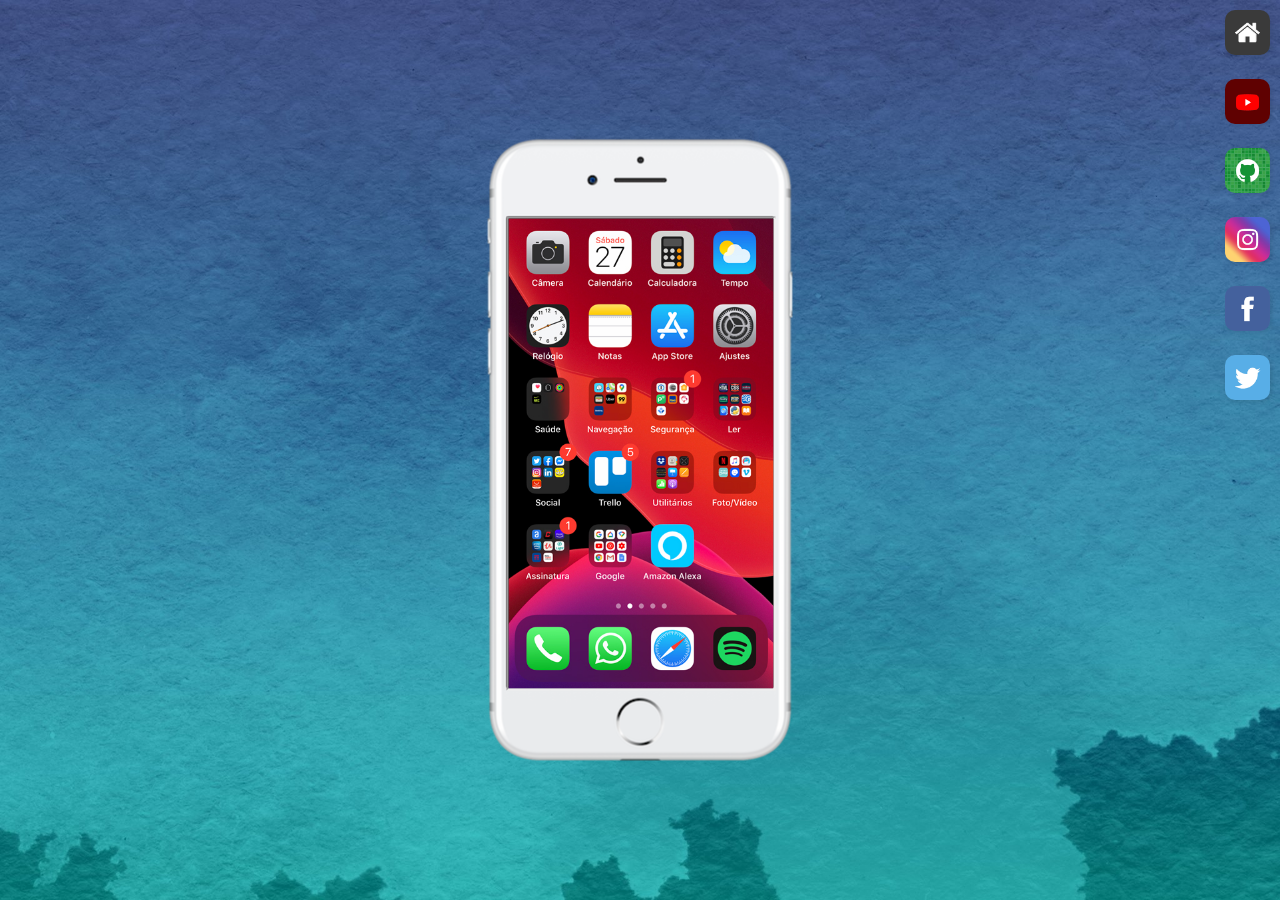
<file: index.html>
<!DOCTYPE html>
<html lang="pt-br">
<head>
    <meta charset="UTF-8">
    <meta http-equiv="X-UA-Compatible" content="IE=edge">
    <meta name="viewport" content="width=device-width, initial-scale=1.0">
    <title>Projeto Redes Sociais</title>
    <link rel="shortcut icon" href="favicon.ico" type="image/x-icon">
    <link rel="stylesheet" href="style/style.css">
</head>
<body>
    <main>
        <section id="telefone">
            <iframe src="./home.html" name="tela" id="tela">
                Seu navegador não é compativel com isso.
            </iframe>
        </section>
        <section id="redes-sociais">
            <a href="home.html" target="tela"><img src="imagens/logo-home.jpg" alt="Home"></a><br>
            <a href="youtube.html" target="tela"><img src="imagens/logo-youtube.jpg" alt="Youtube"></a><br>
            <a href="github.html" target="tela"><img src="imagens/logo-github.jpg" alt="Github"></a><br>
            <a href="instagram.html" target="tela"><img src="imagens/logo-instagram.jpg" alt="Instagram"></a><br>
            <a href="facebook.html" target="tela"><img src="imagens/logo-facebook.jpg" alt="Facebook"></a><br>
            <a href="twitter.html" target="tela"><img src="imagens/logo-twitter.jpg" alt="Twiter"></a>
        </section>
    </main>
</body>
</html>
</file>
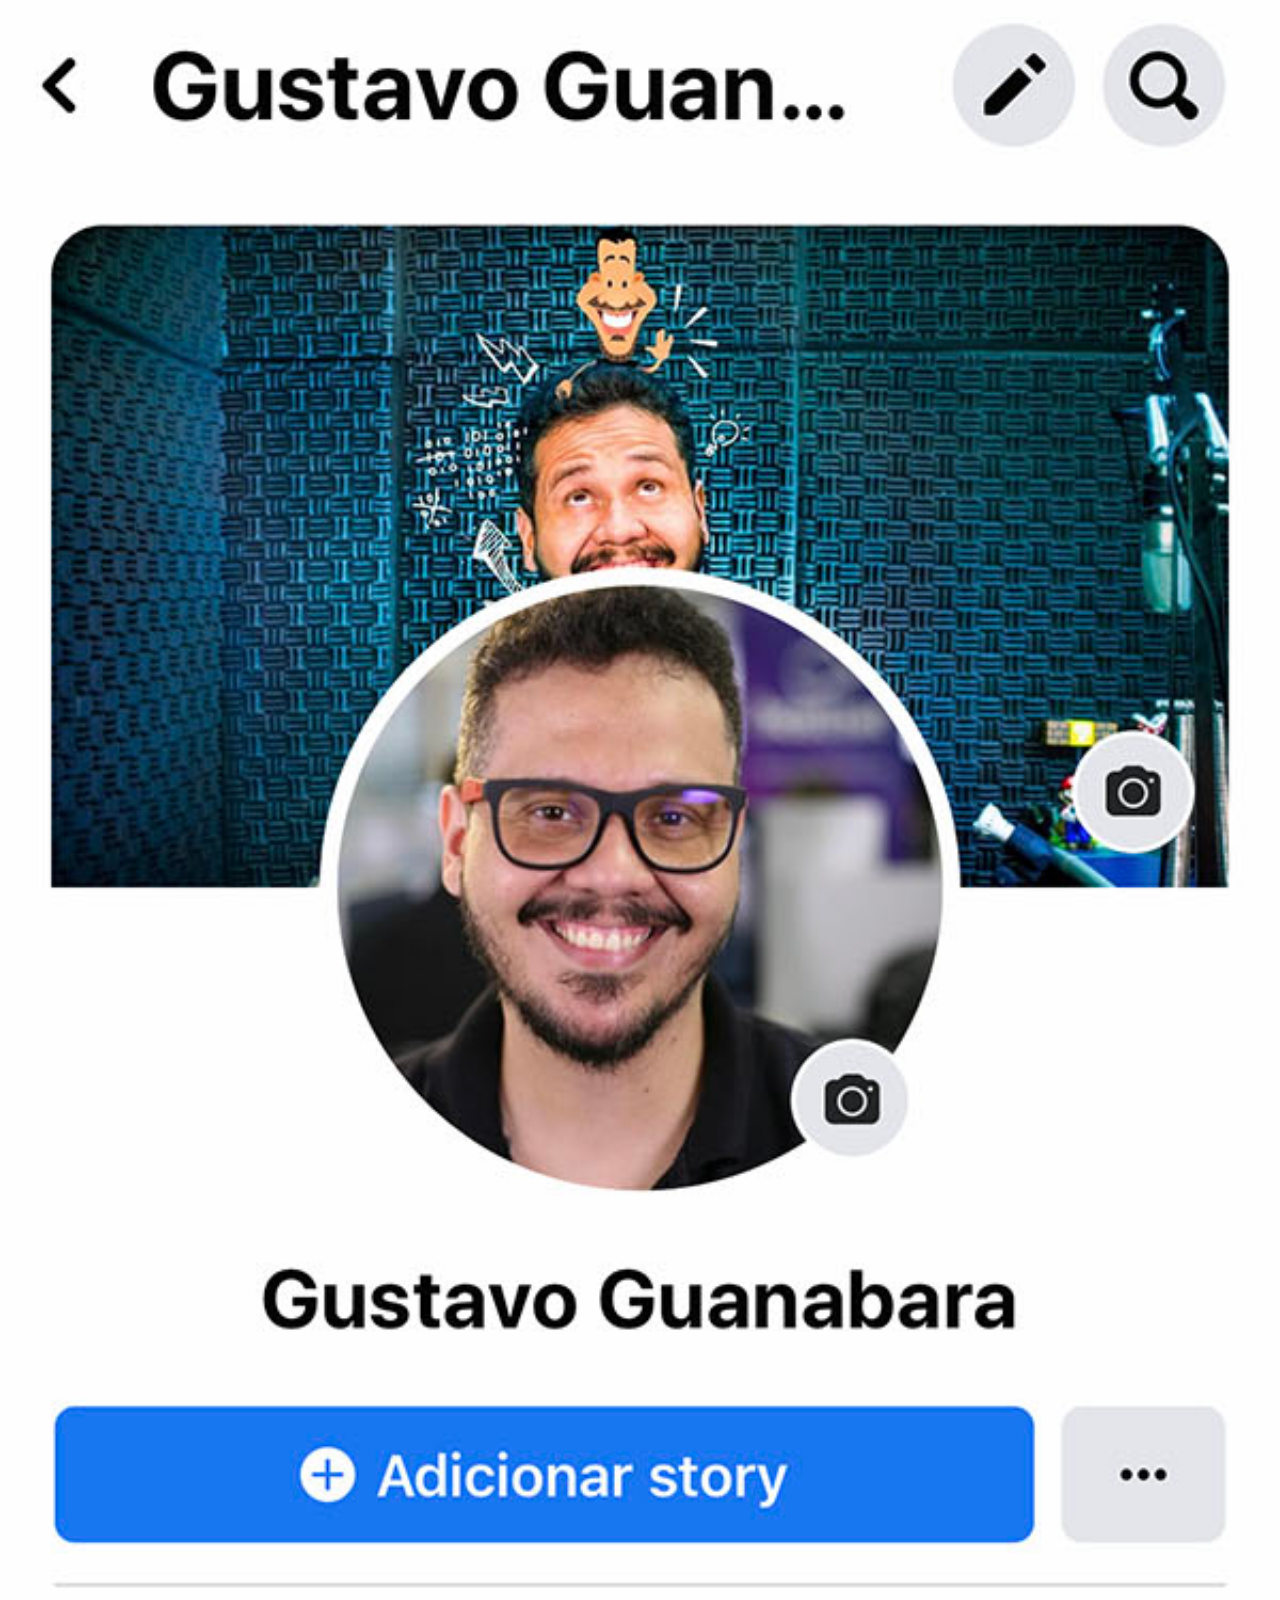
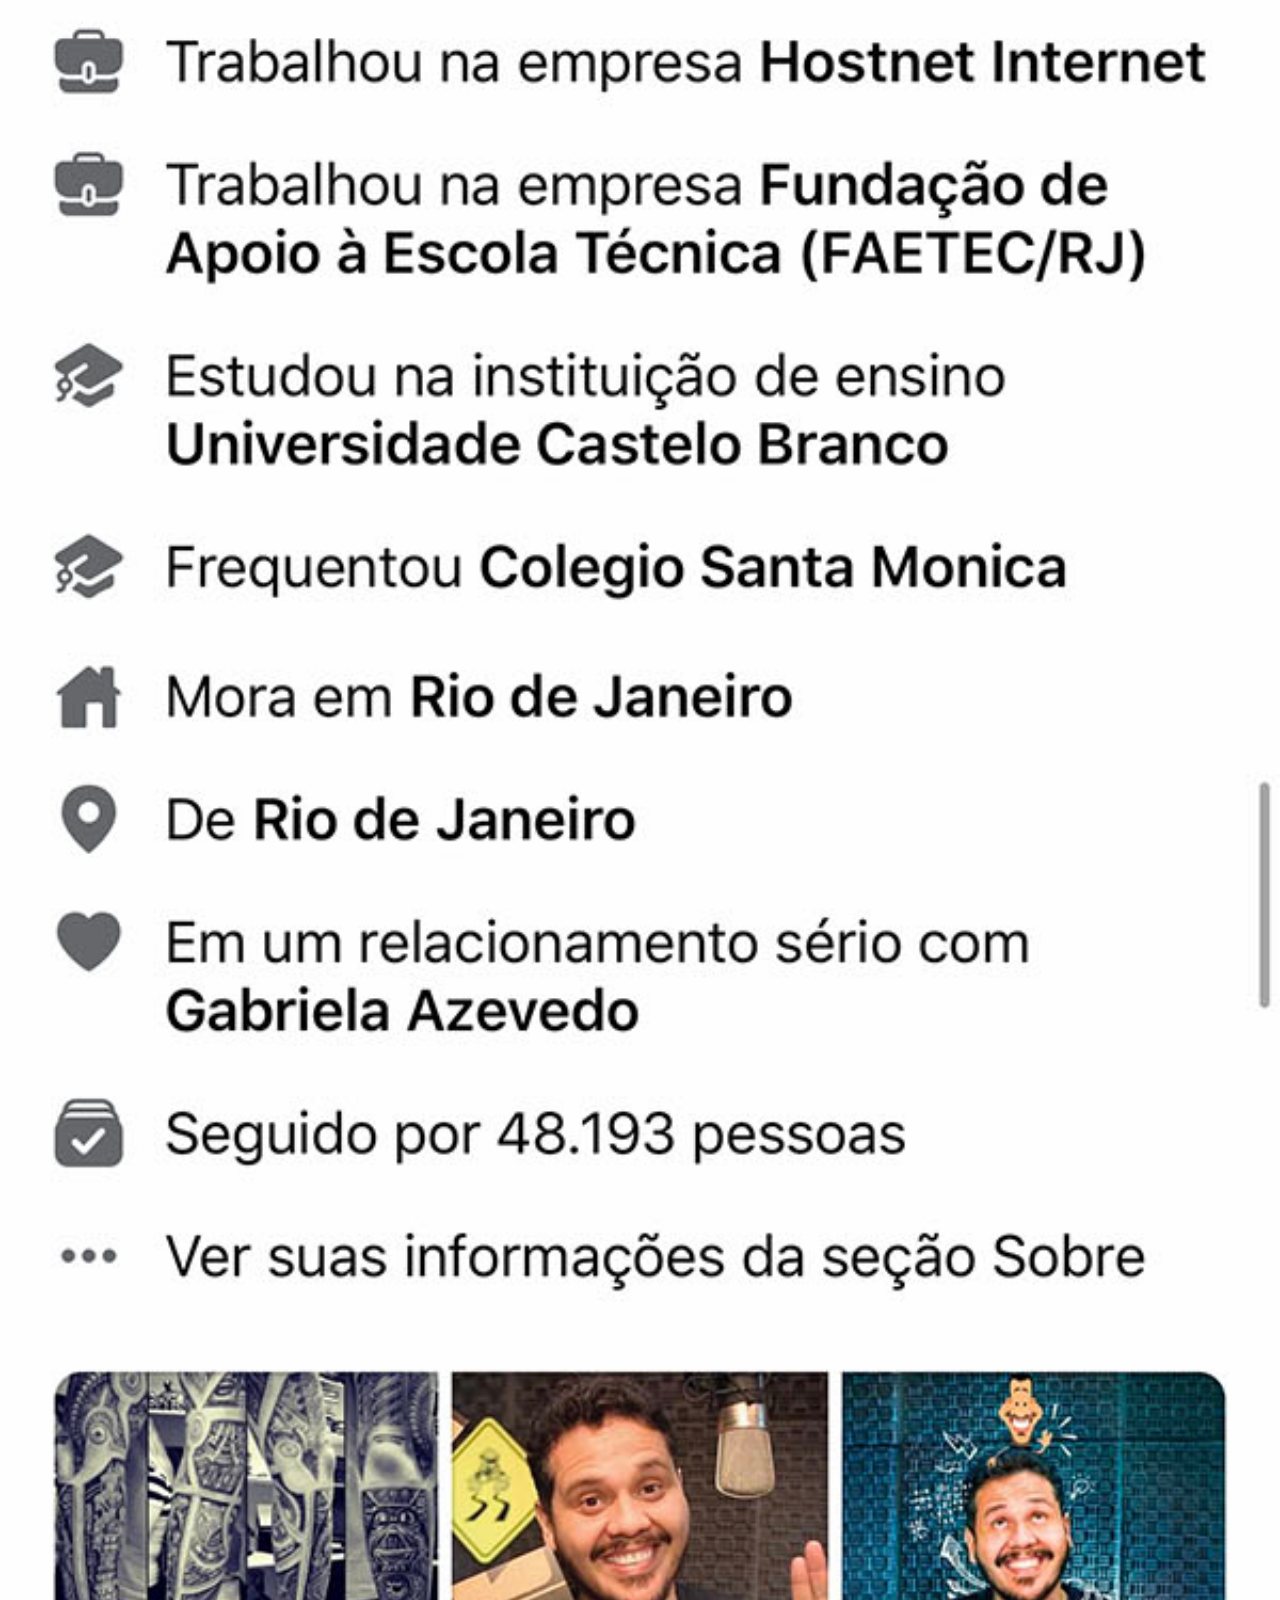
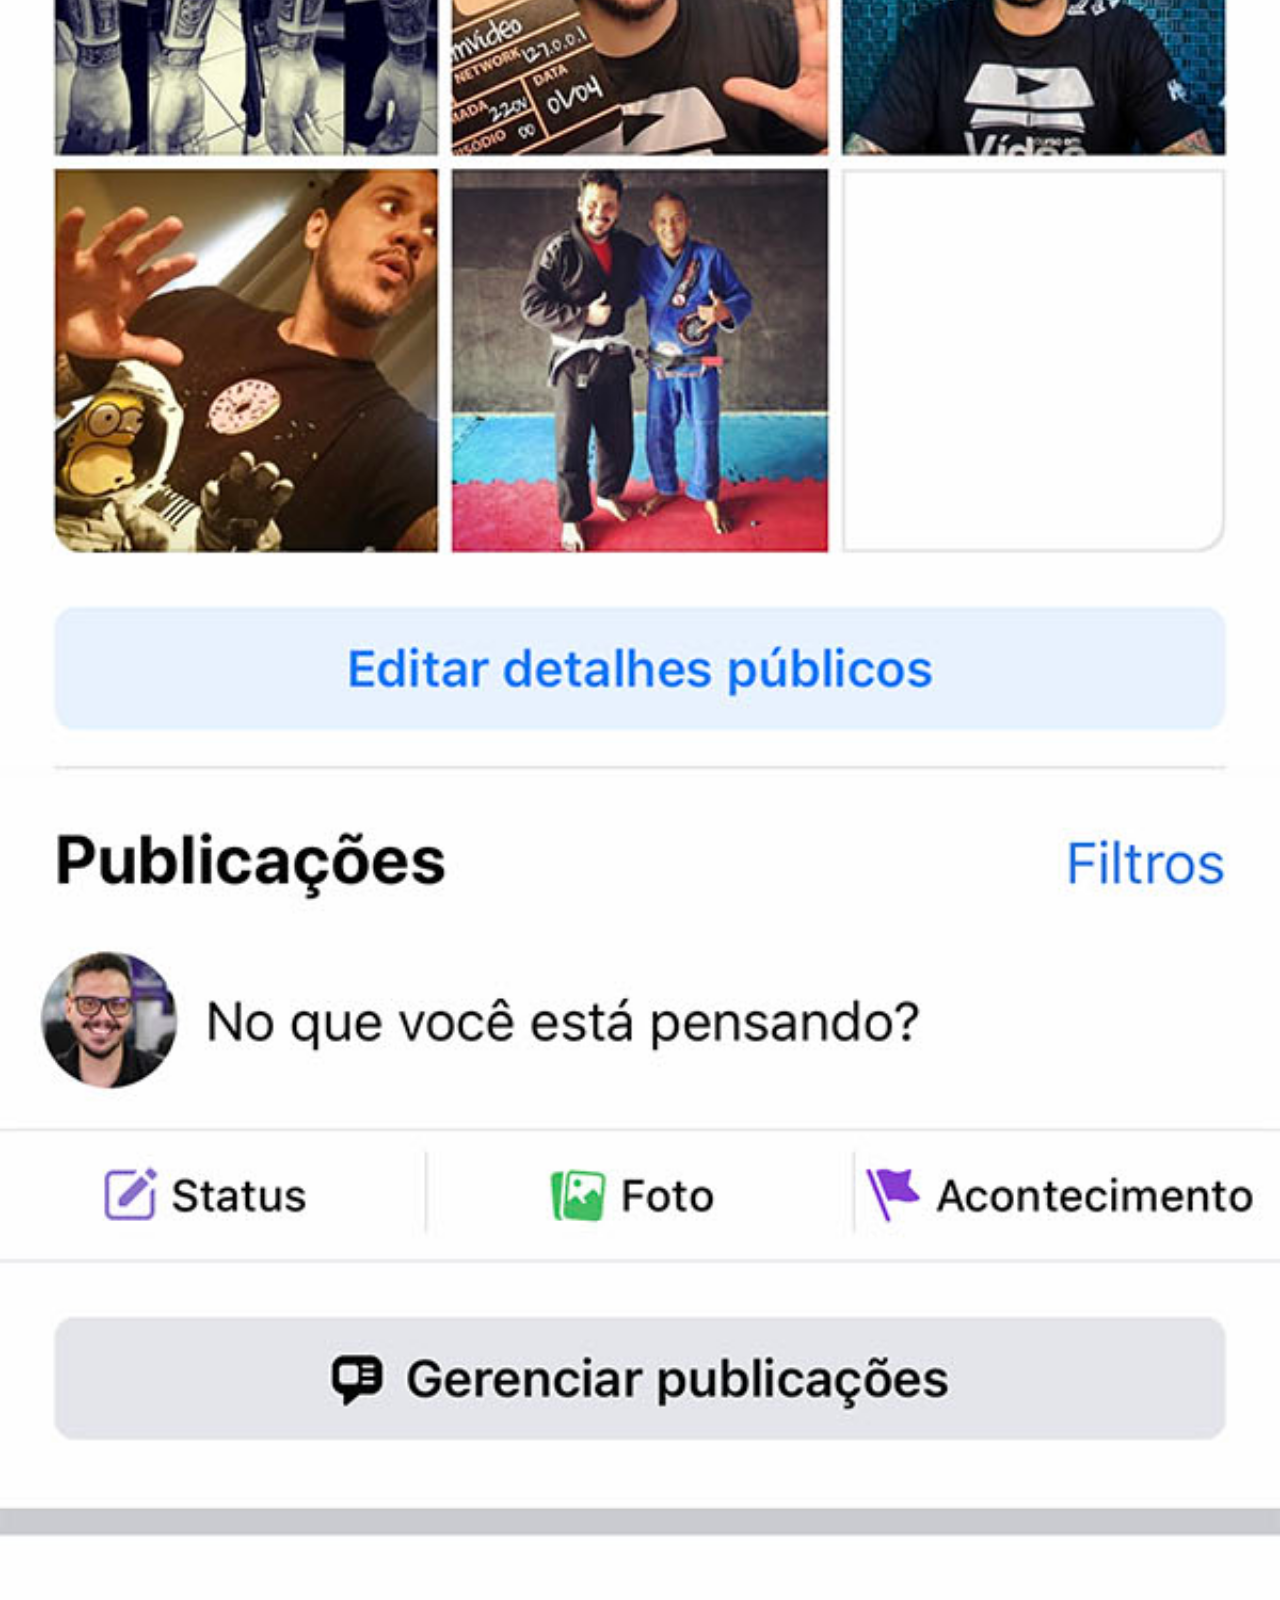
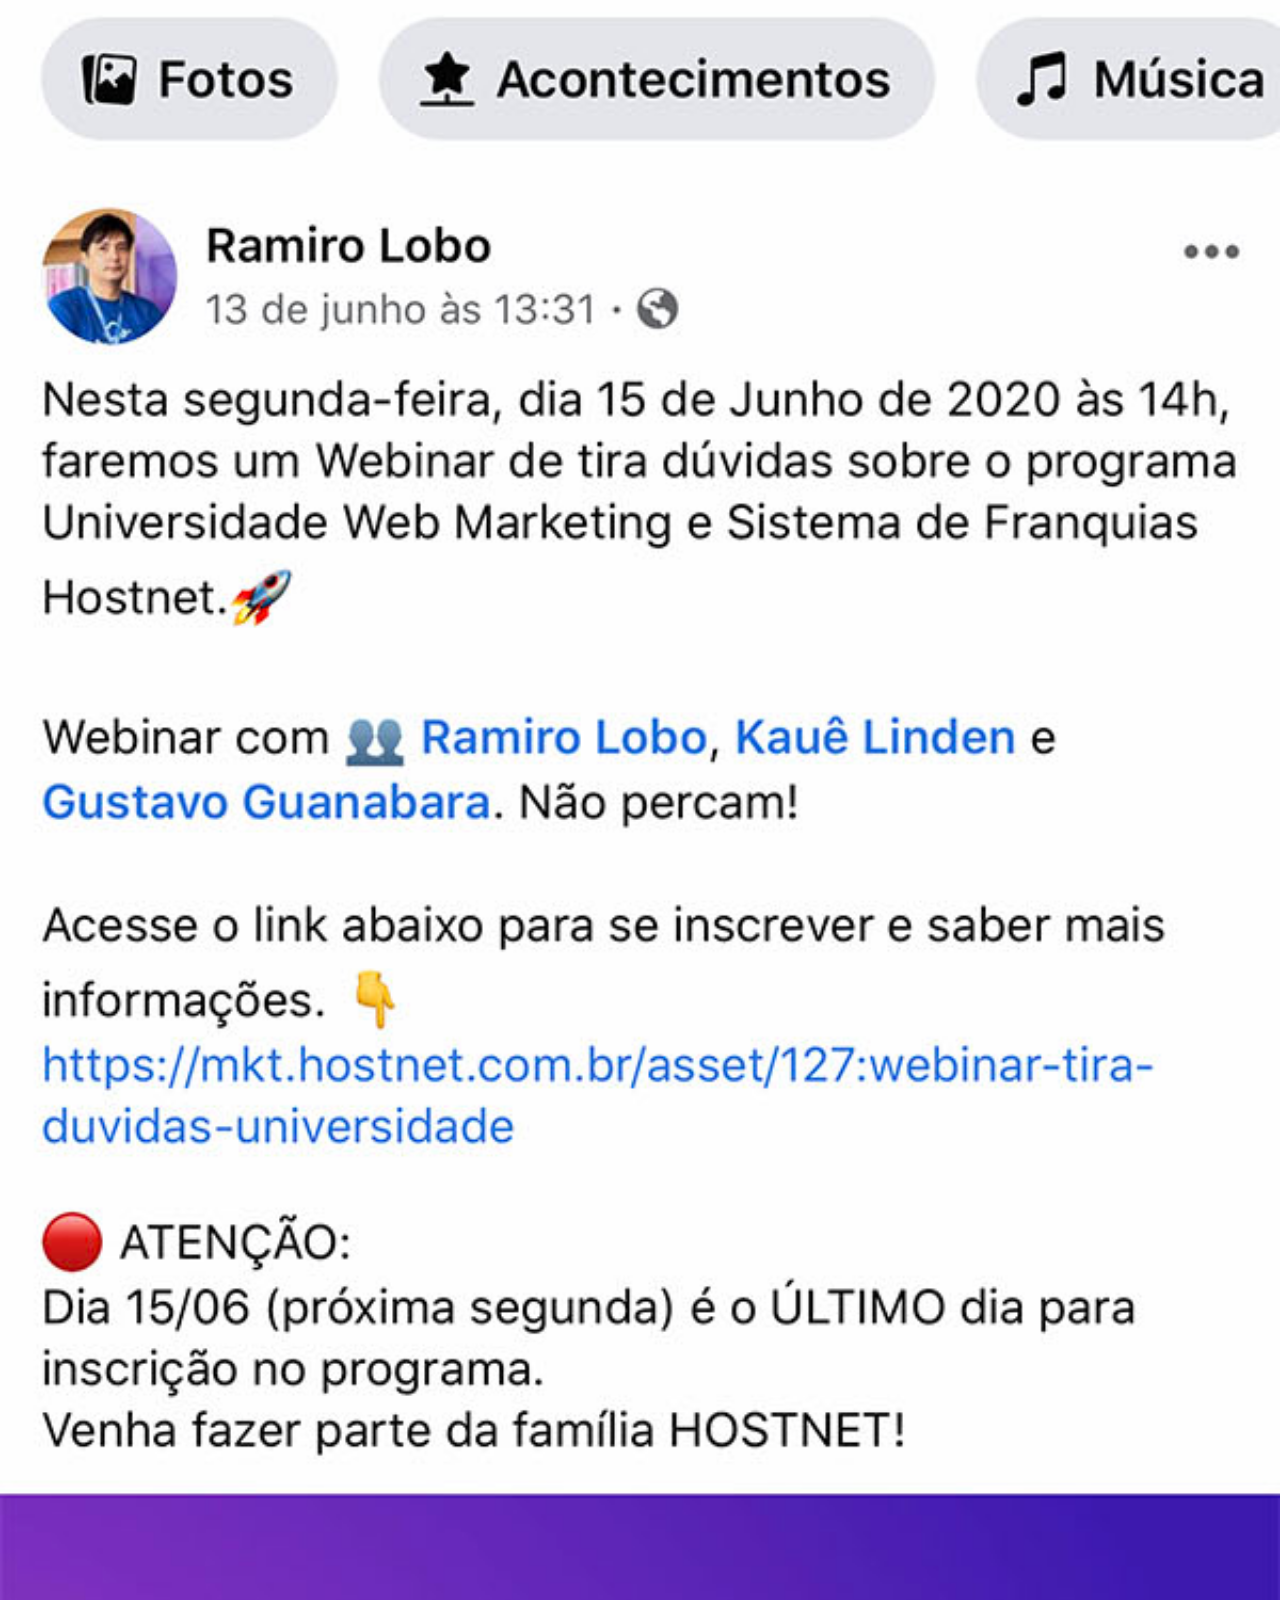
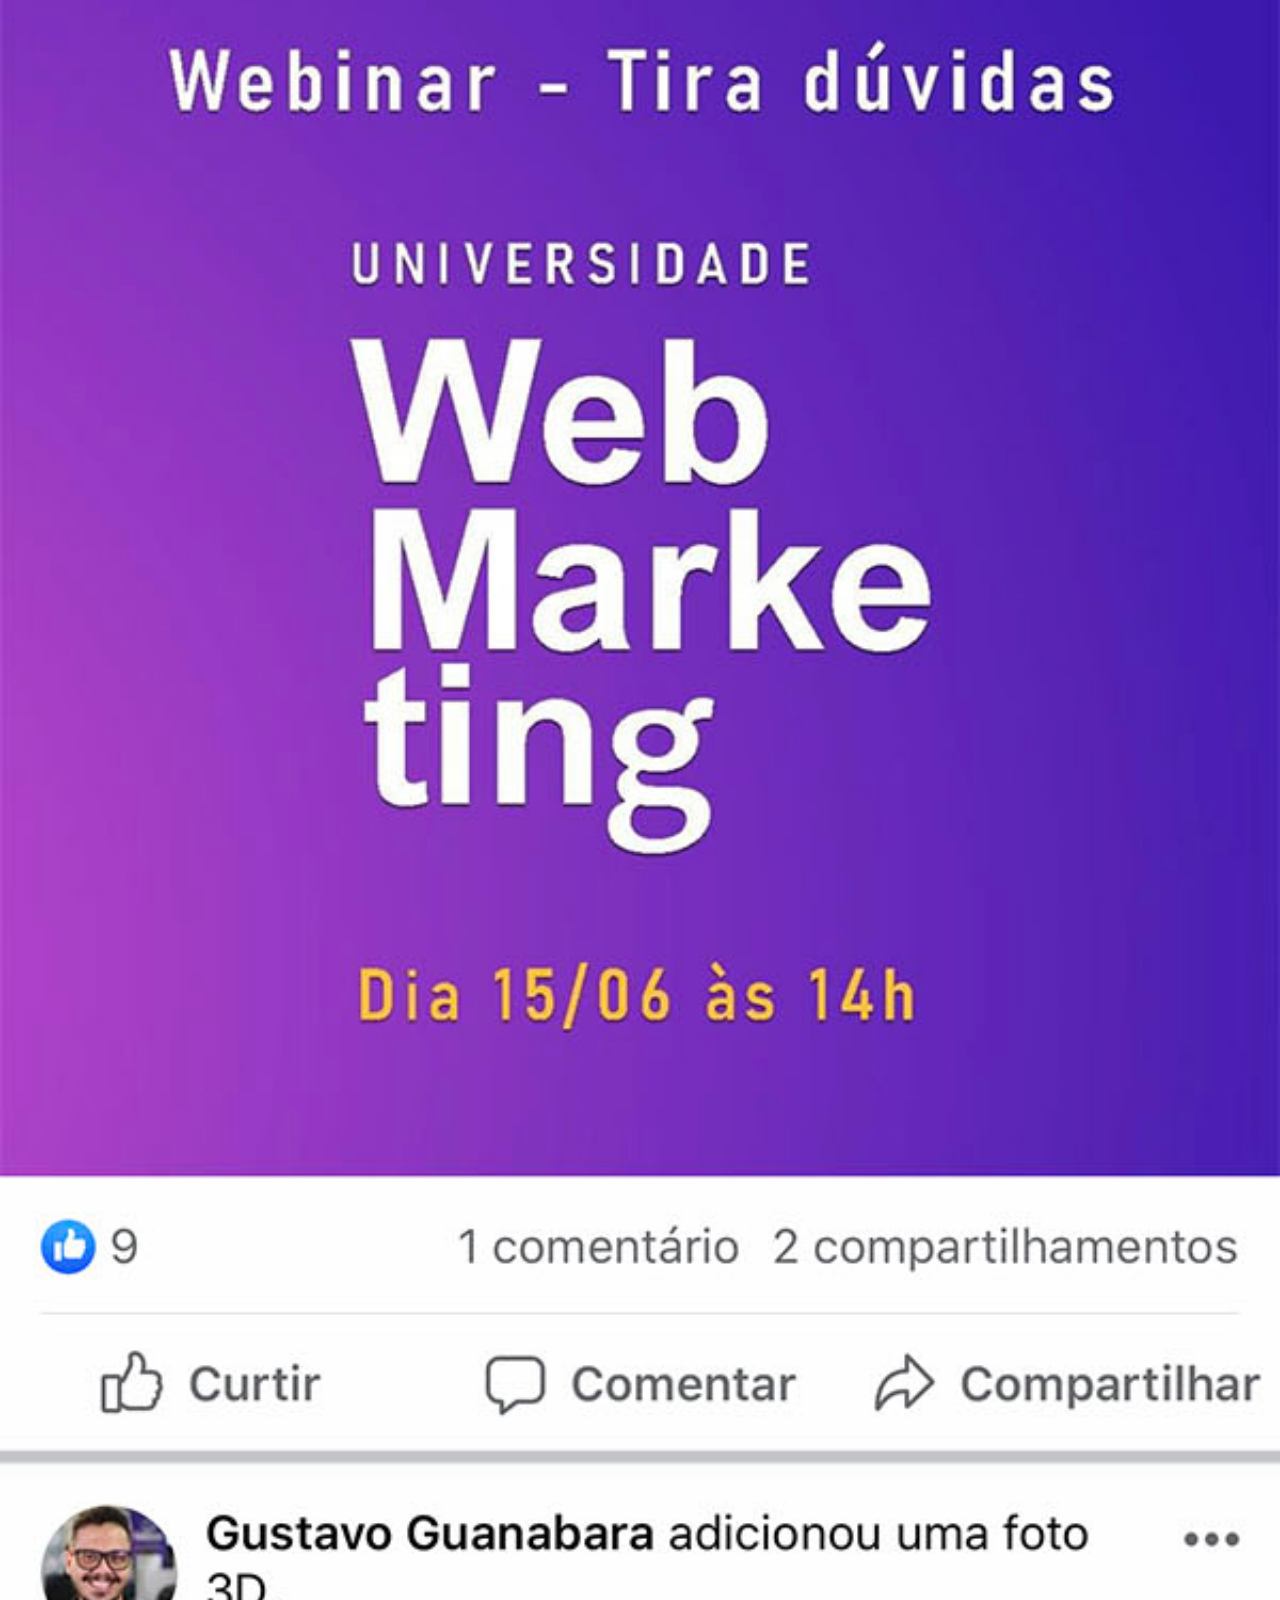
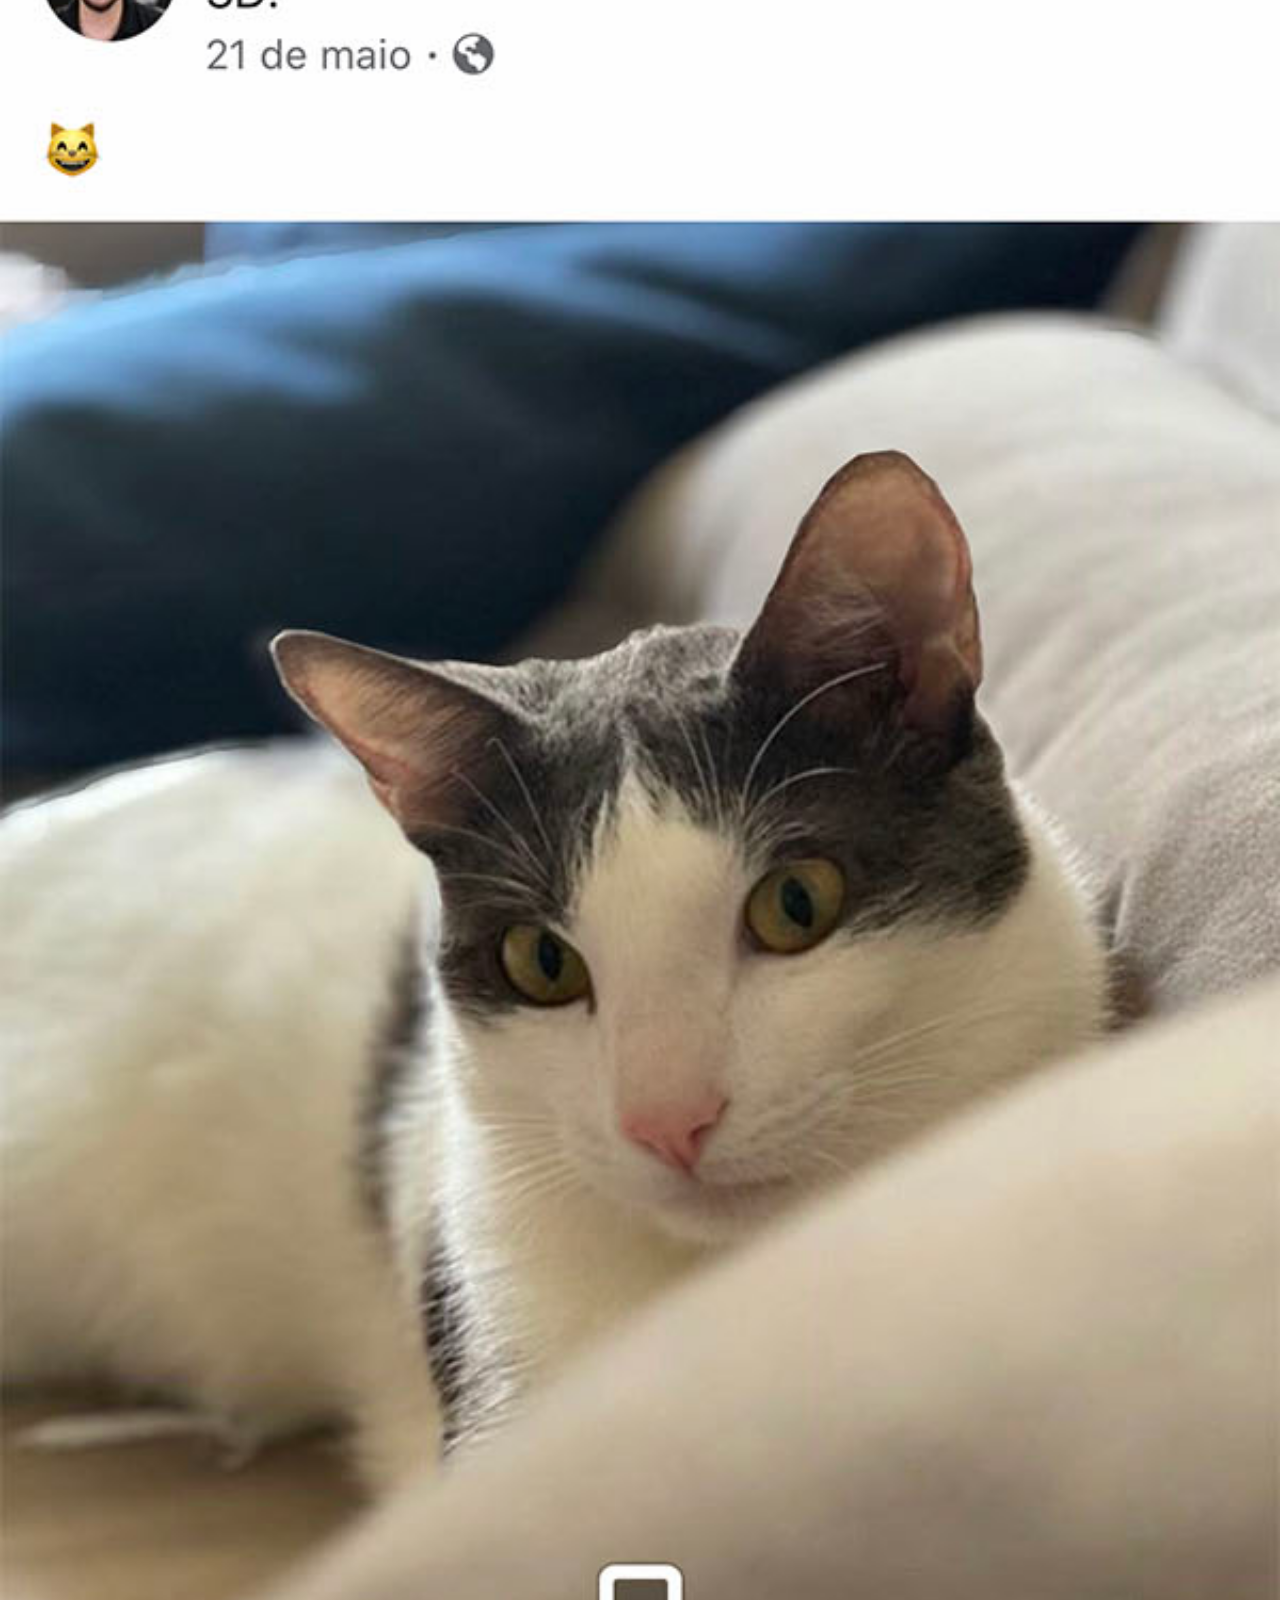
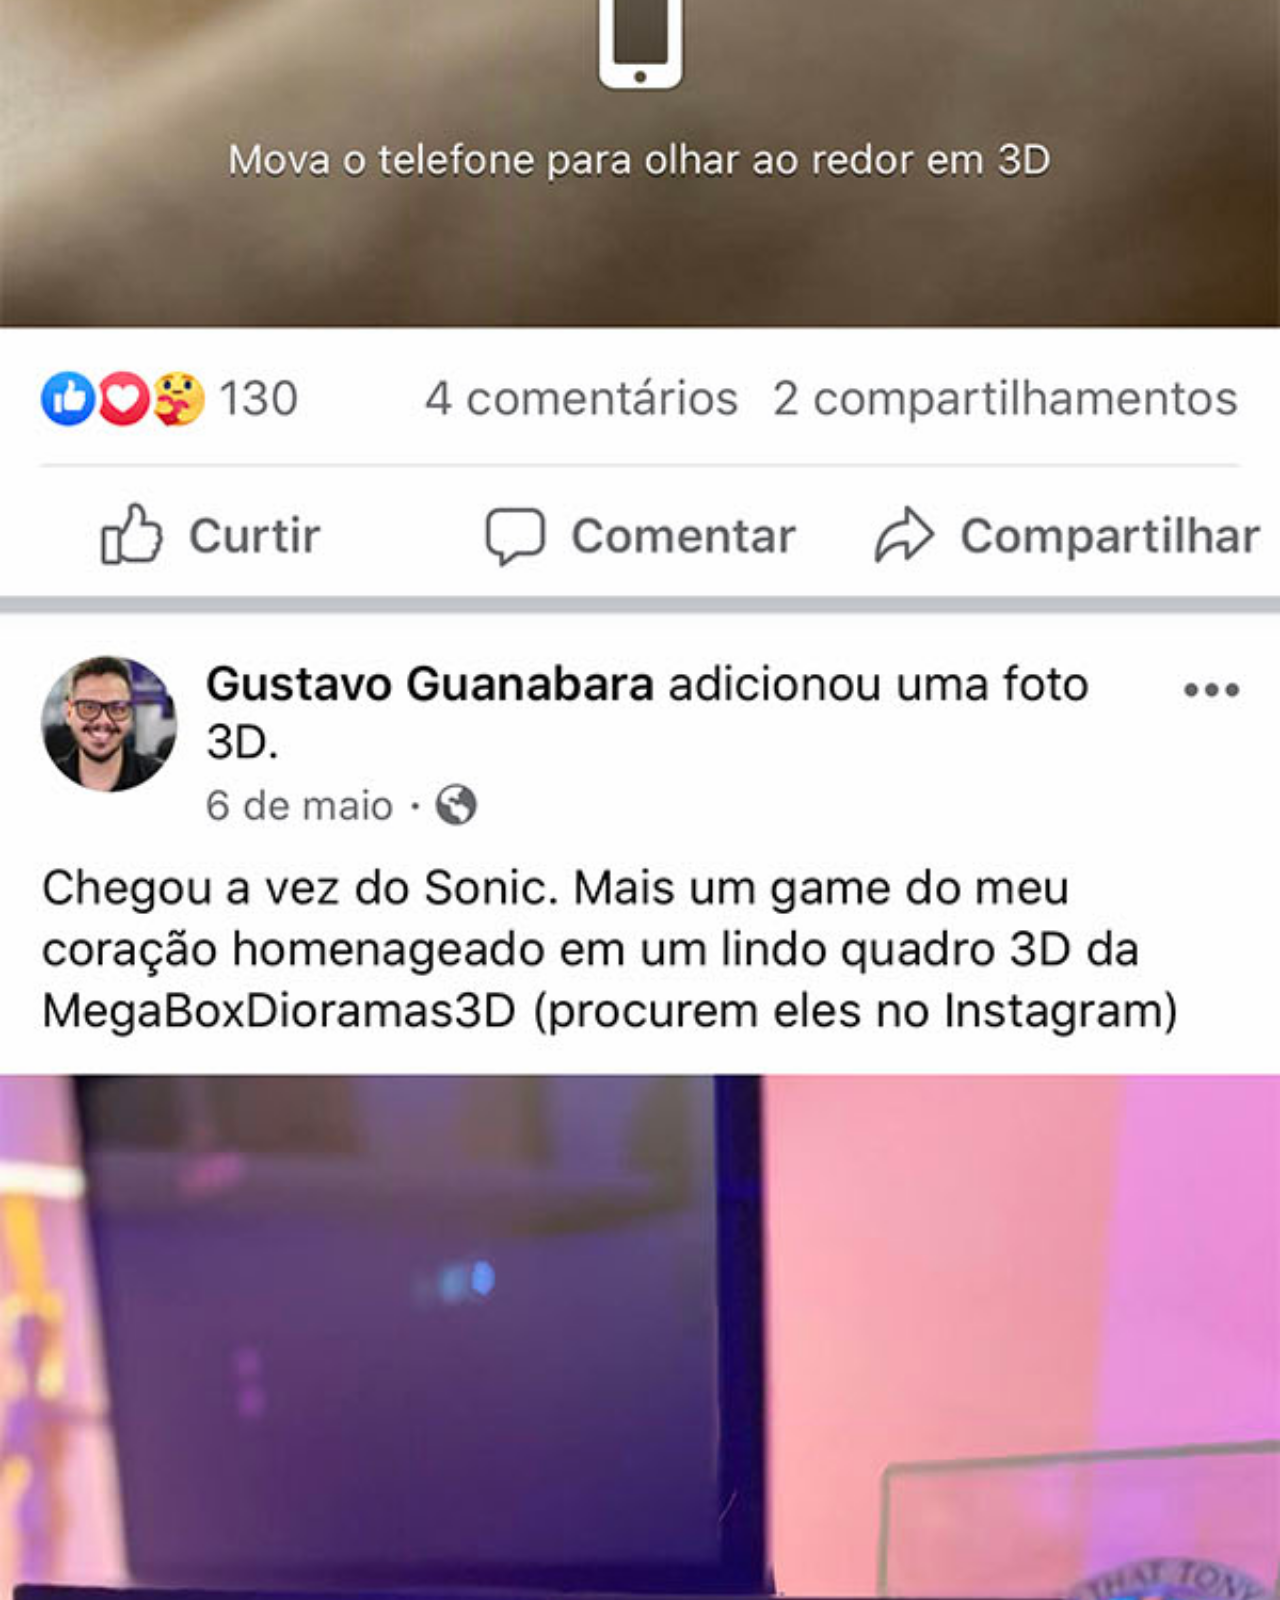
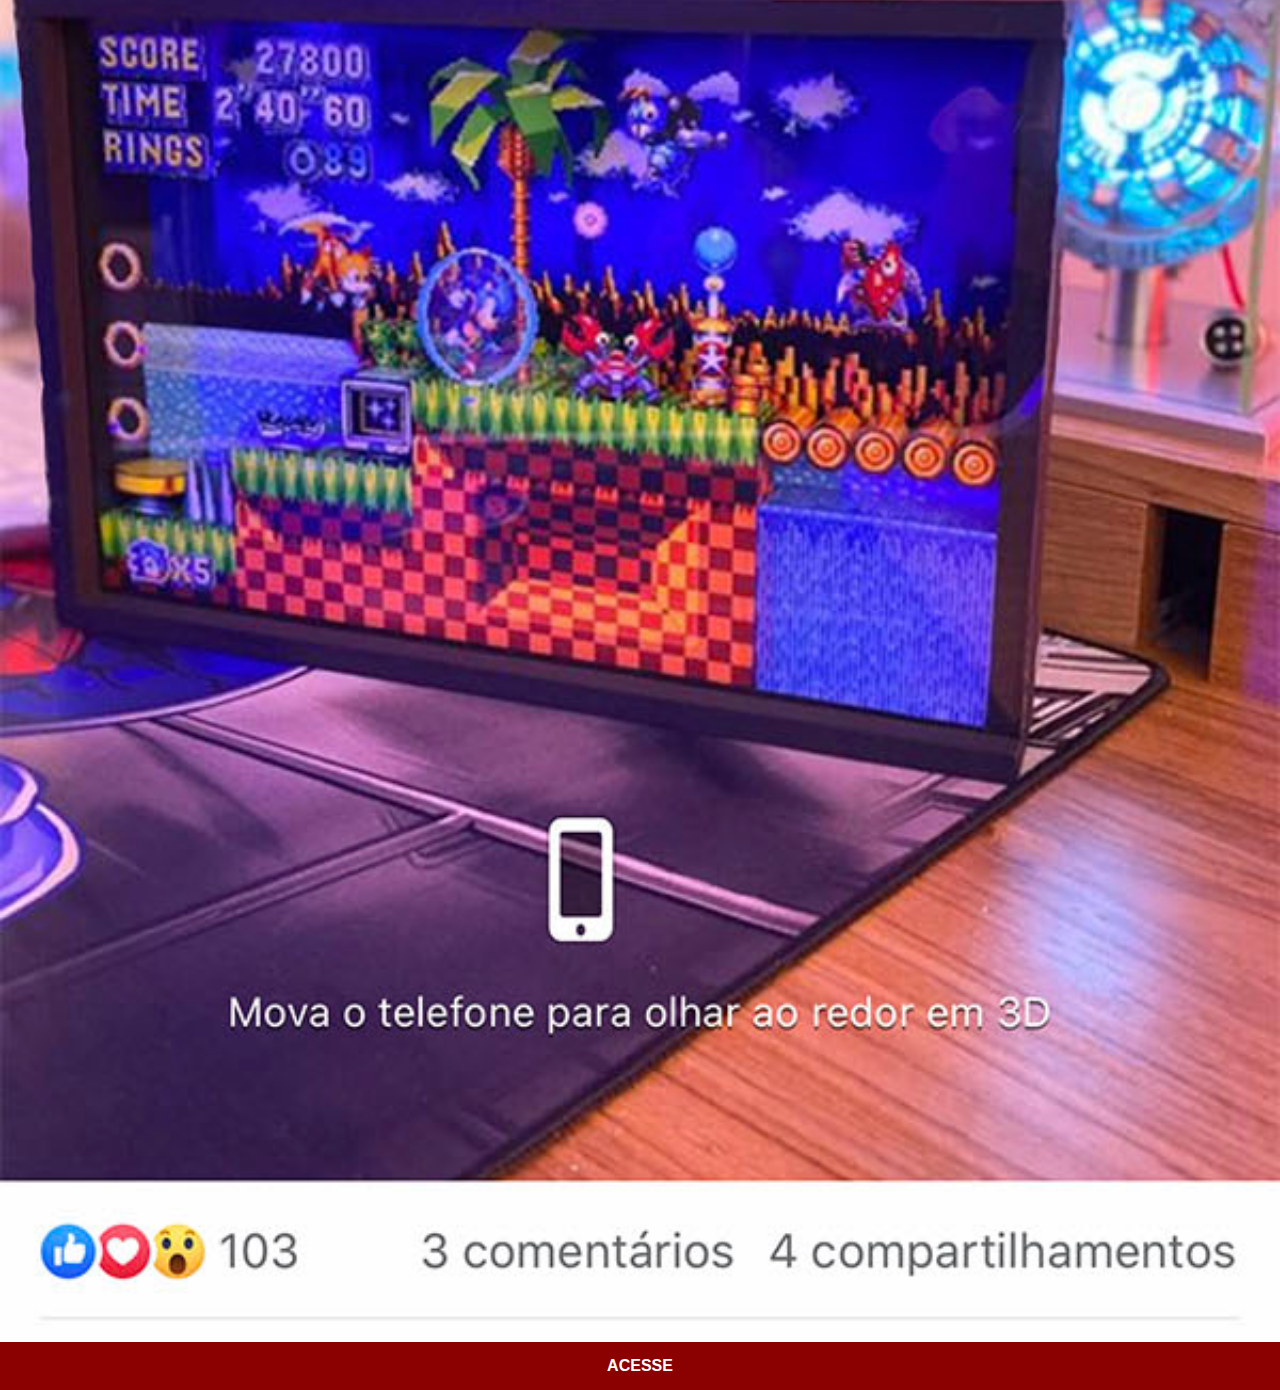
<file: facebook.html>
<!DOCTYPE html>
<html lang="pt-br">
<head>
    <meta charset="UTF-8">
    <meta http-equiv="X-UA-Compatible" content="IE=edge">
    <meta name="viewport" content="width=device-width, initial-scale=1.0">
    <title>Facebook</title>
    <link rel="stylesheet" href="style/social.css">
</head>
<body>
    <img src="imagens/tela-facebook.jpg" alt="Print Facebook">
    <a href="https://www.facebook.com/gustavoguanabara" target="_blank">ACESSE</a>
</body>
</html>
</file>
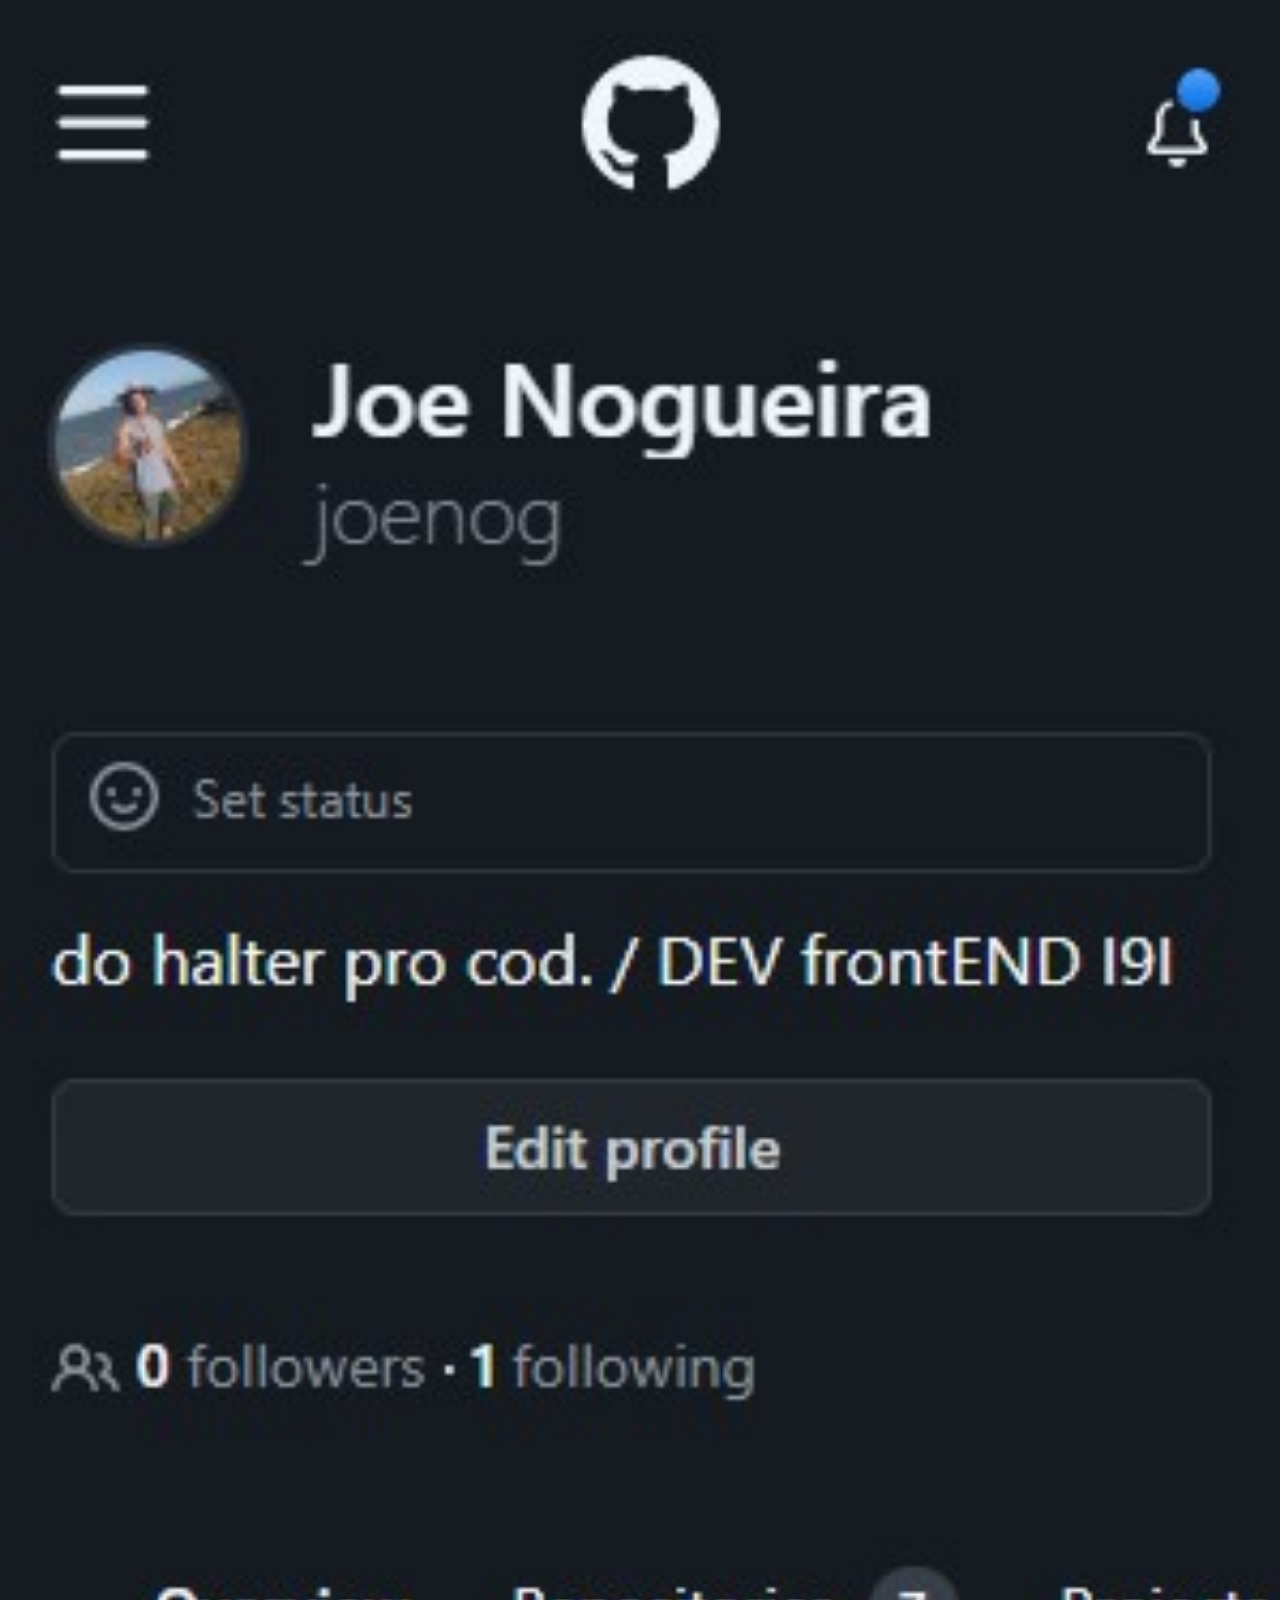
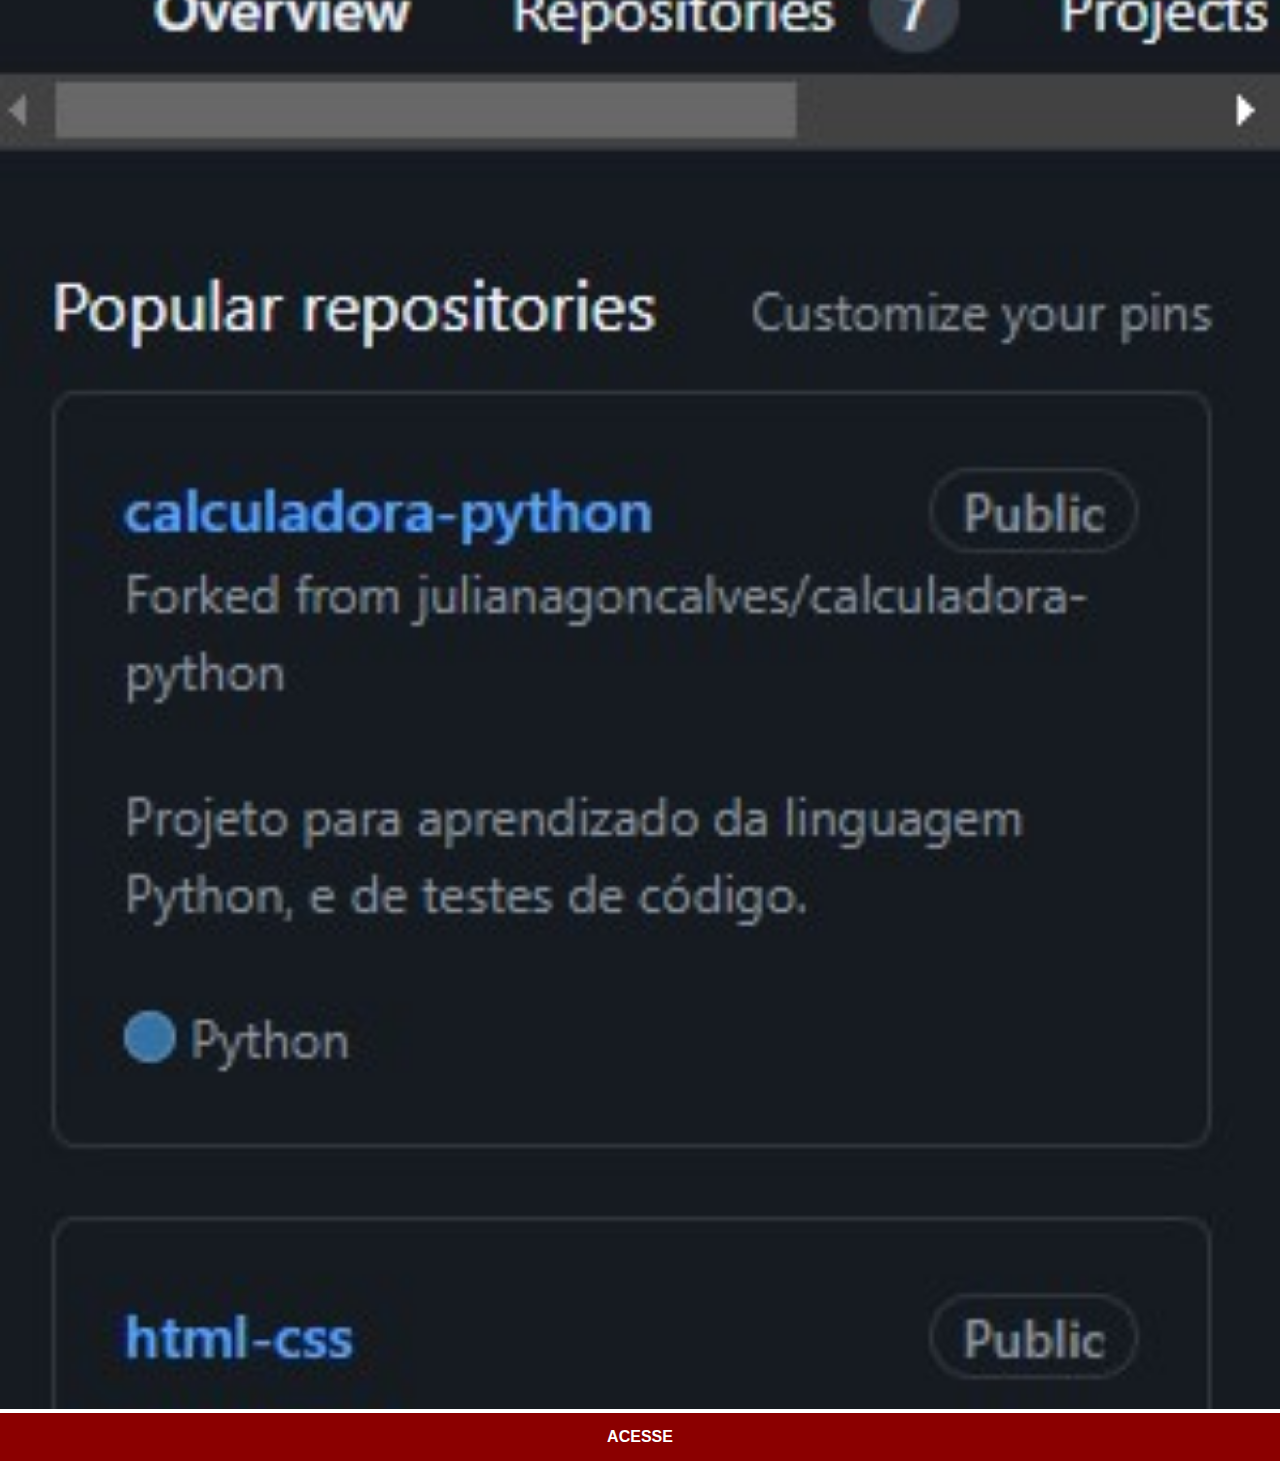
<file: github.html>
<!DOCTYPE html>
<html lang="pt-br">
<head>
    <meta charset="UTF-8">
    <meta http-equiv="X-UA-Compatible" content="IE=edge">
    <meta name="viewport" content="width=device-width, initial-scale=1.0">
    <title>Github</title>
    <link rel="stylesheet" href="style/social.css">
</head>
<body>
    <img src="imagens/github-pessoal.jpg" alt="Print Github">
    <a href="https://github.com/joenog" target="_blank">ACESSE</a>
</body>
</html>
</file>
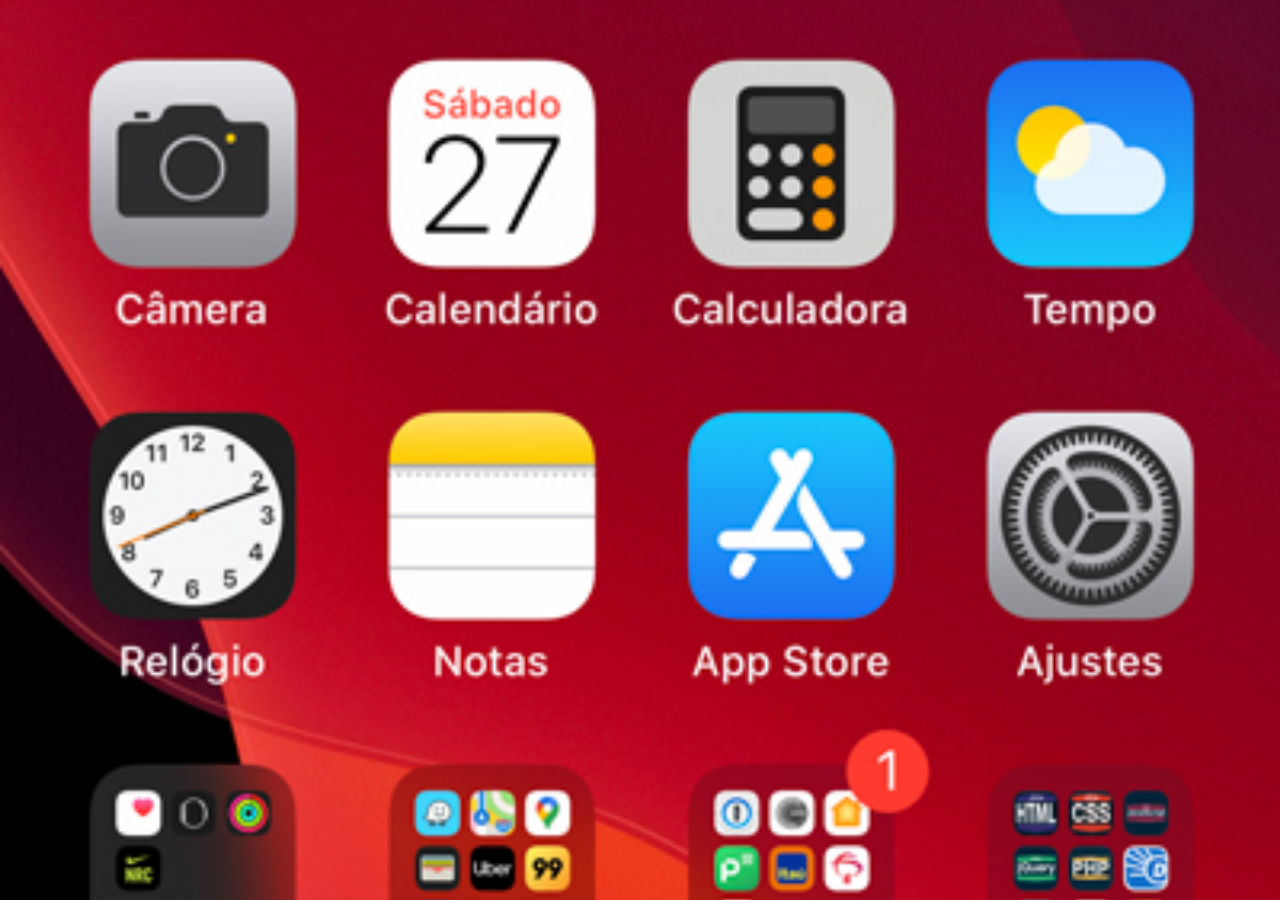
<file: home.html>
<!DOCTYPE html>
<html lang="pt-br">
<head>
    <meta charset="UTF-8">
    <meta http-equiv="X-UA-Compatible" content="IE=edge">
    <meta name="viewport" content="width=device-width, initial-scale=1.0">
    <title>Home</title>
</head>
    <style>
        * {
            padding: 0px;
            margin: 0px;
        }

        body {
            height: 100vh; 
            width: 100vw;
            background-image: url('./imagens/tela-home.jpg');
            background-repeat: no-repeat;
            background-position: top center;
            background-size: cover;
            
        }
    </style>
<body>
    
</body>
</html>
</file>
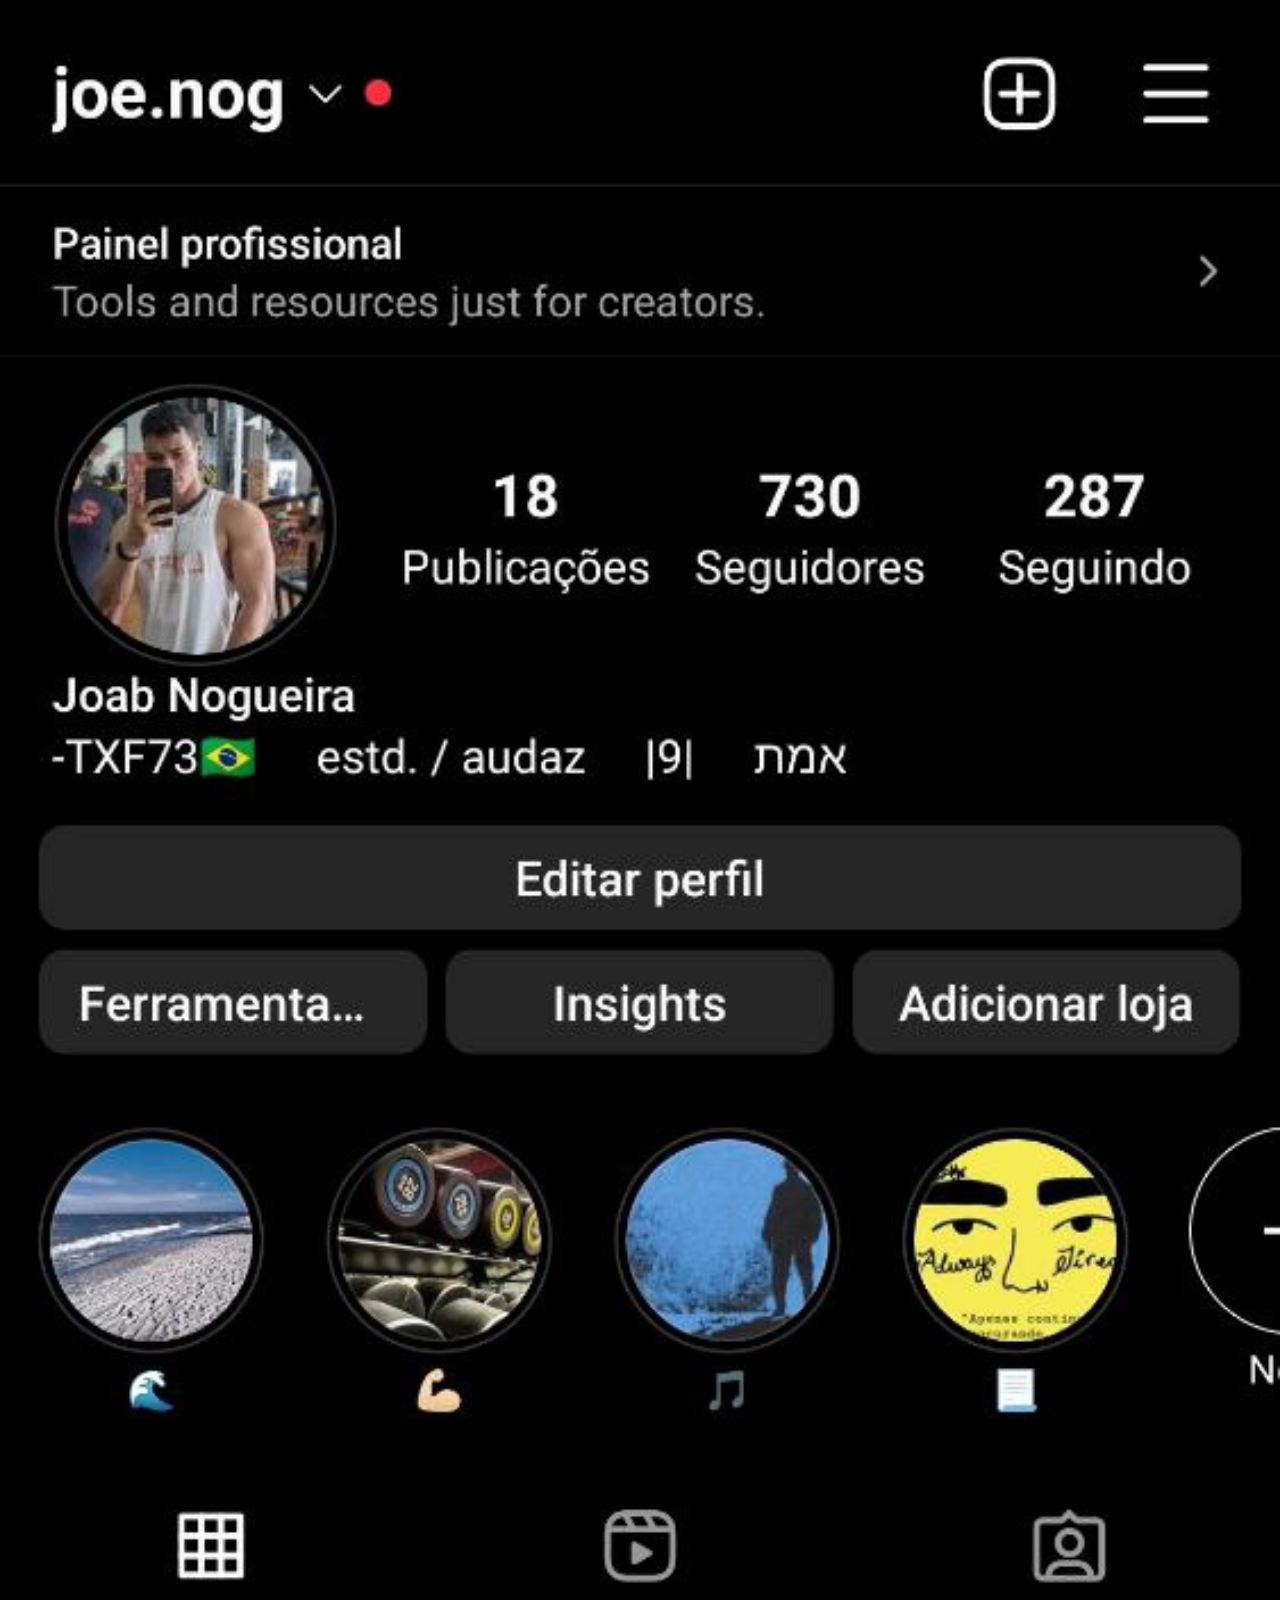
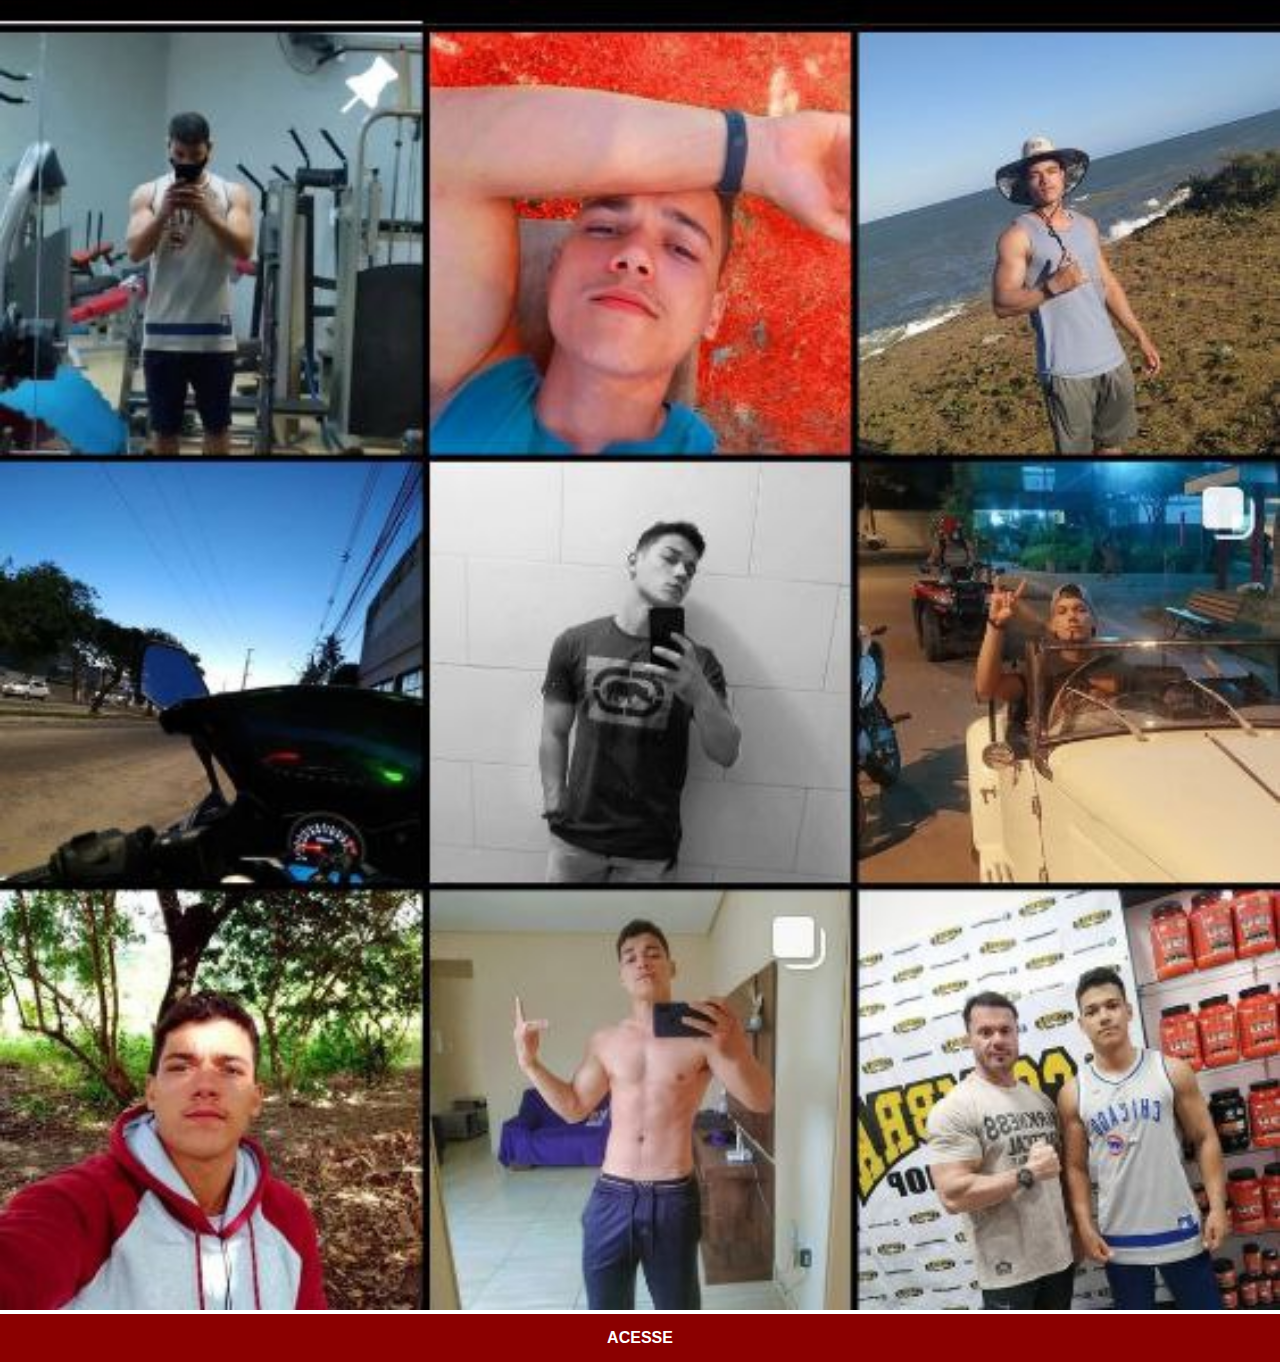
<file: instagram.html>
<!DOCTYPE html>
<html lang="pt-br">
<head>
    <meta charset="UTF-8">
    <meta http-equiv="X-UA-Compatible" content="IE=edge">
    <meta name="viewport" content="width=device-width, initial-scale=1.0">
    <title>Instagram</title>
    <link rel="stylesheet" href="style/social.css">
</head>
<body>
    <img src="imagens/instagram-pessoal.jpg" alt="Print Instagram">
    <a href="https://instagram.com/joe.nog" target="_blank">ACESSE</a>
</body>
</html>
</file>
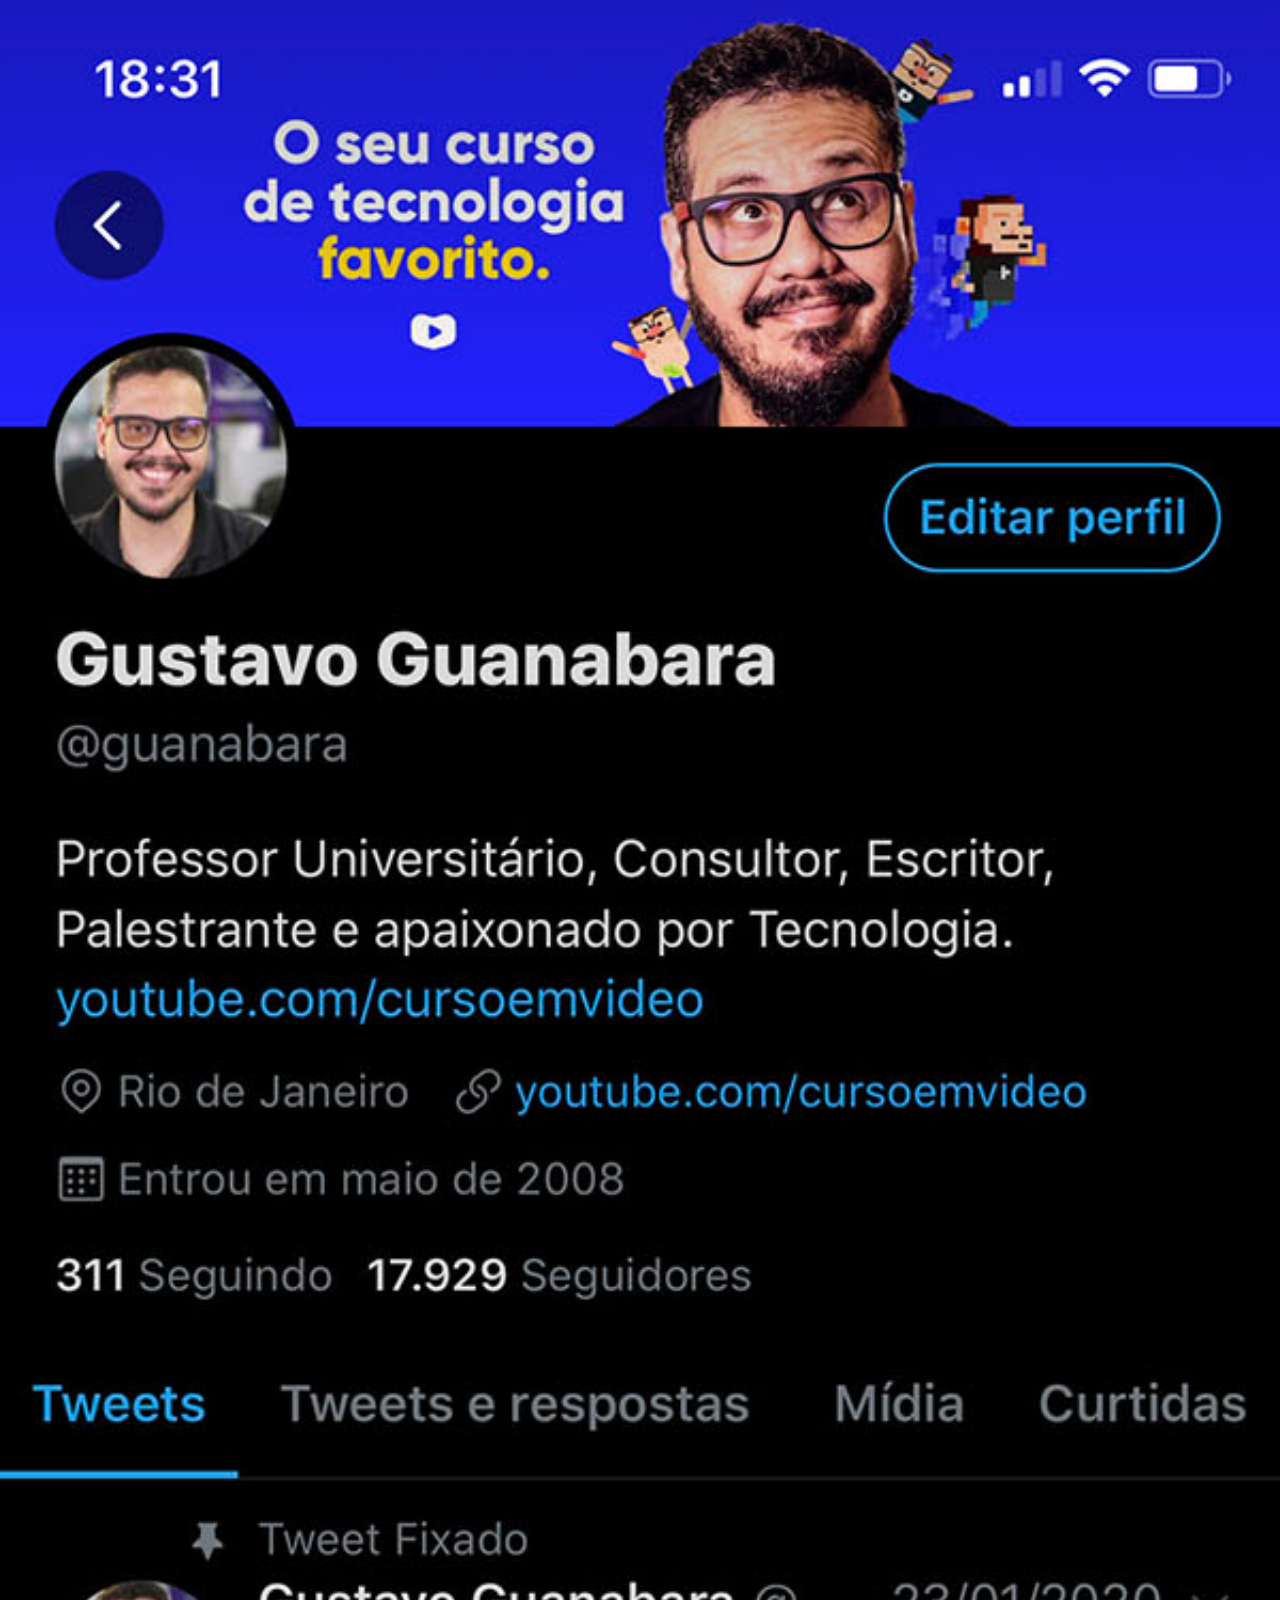
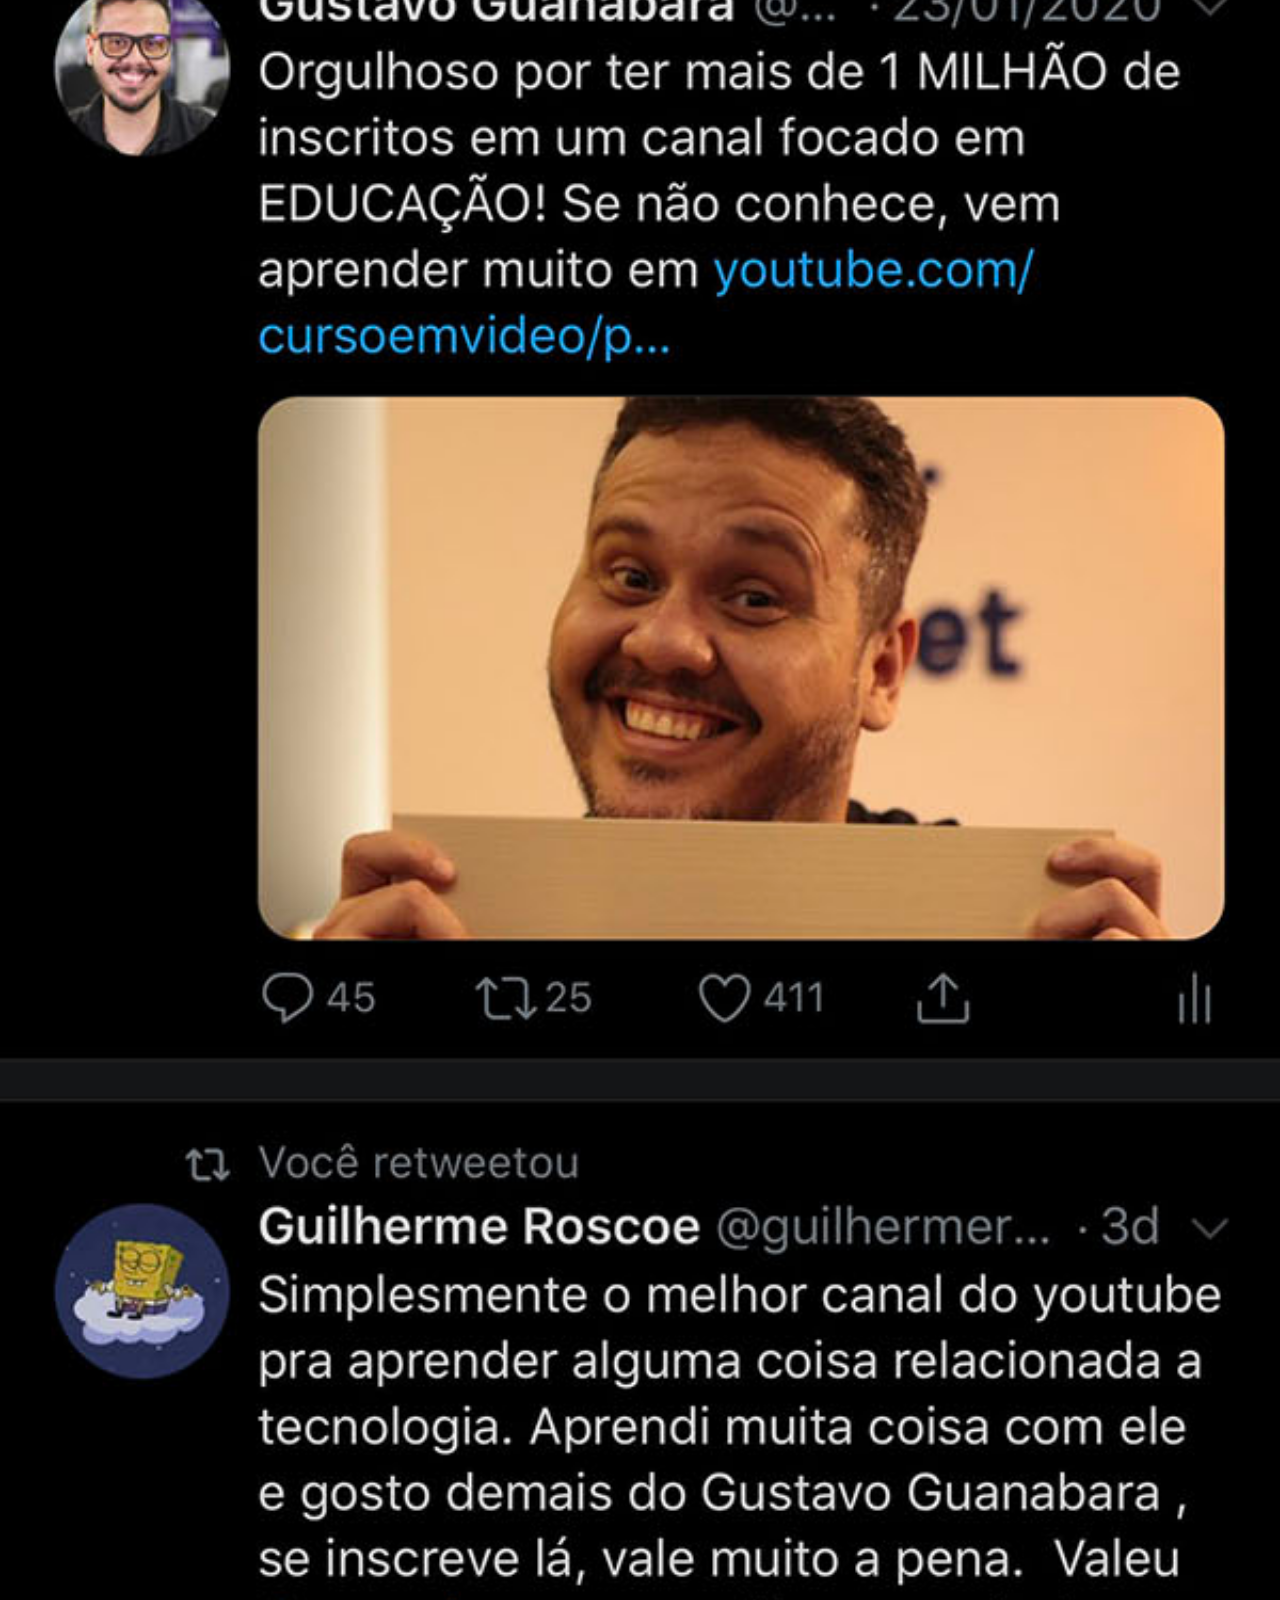
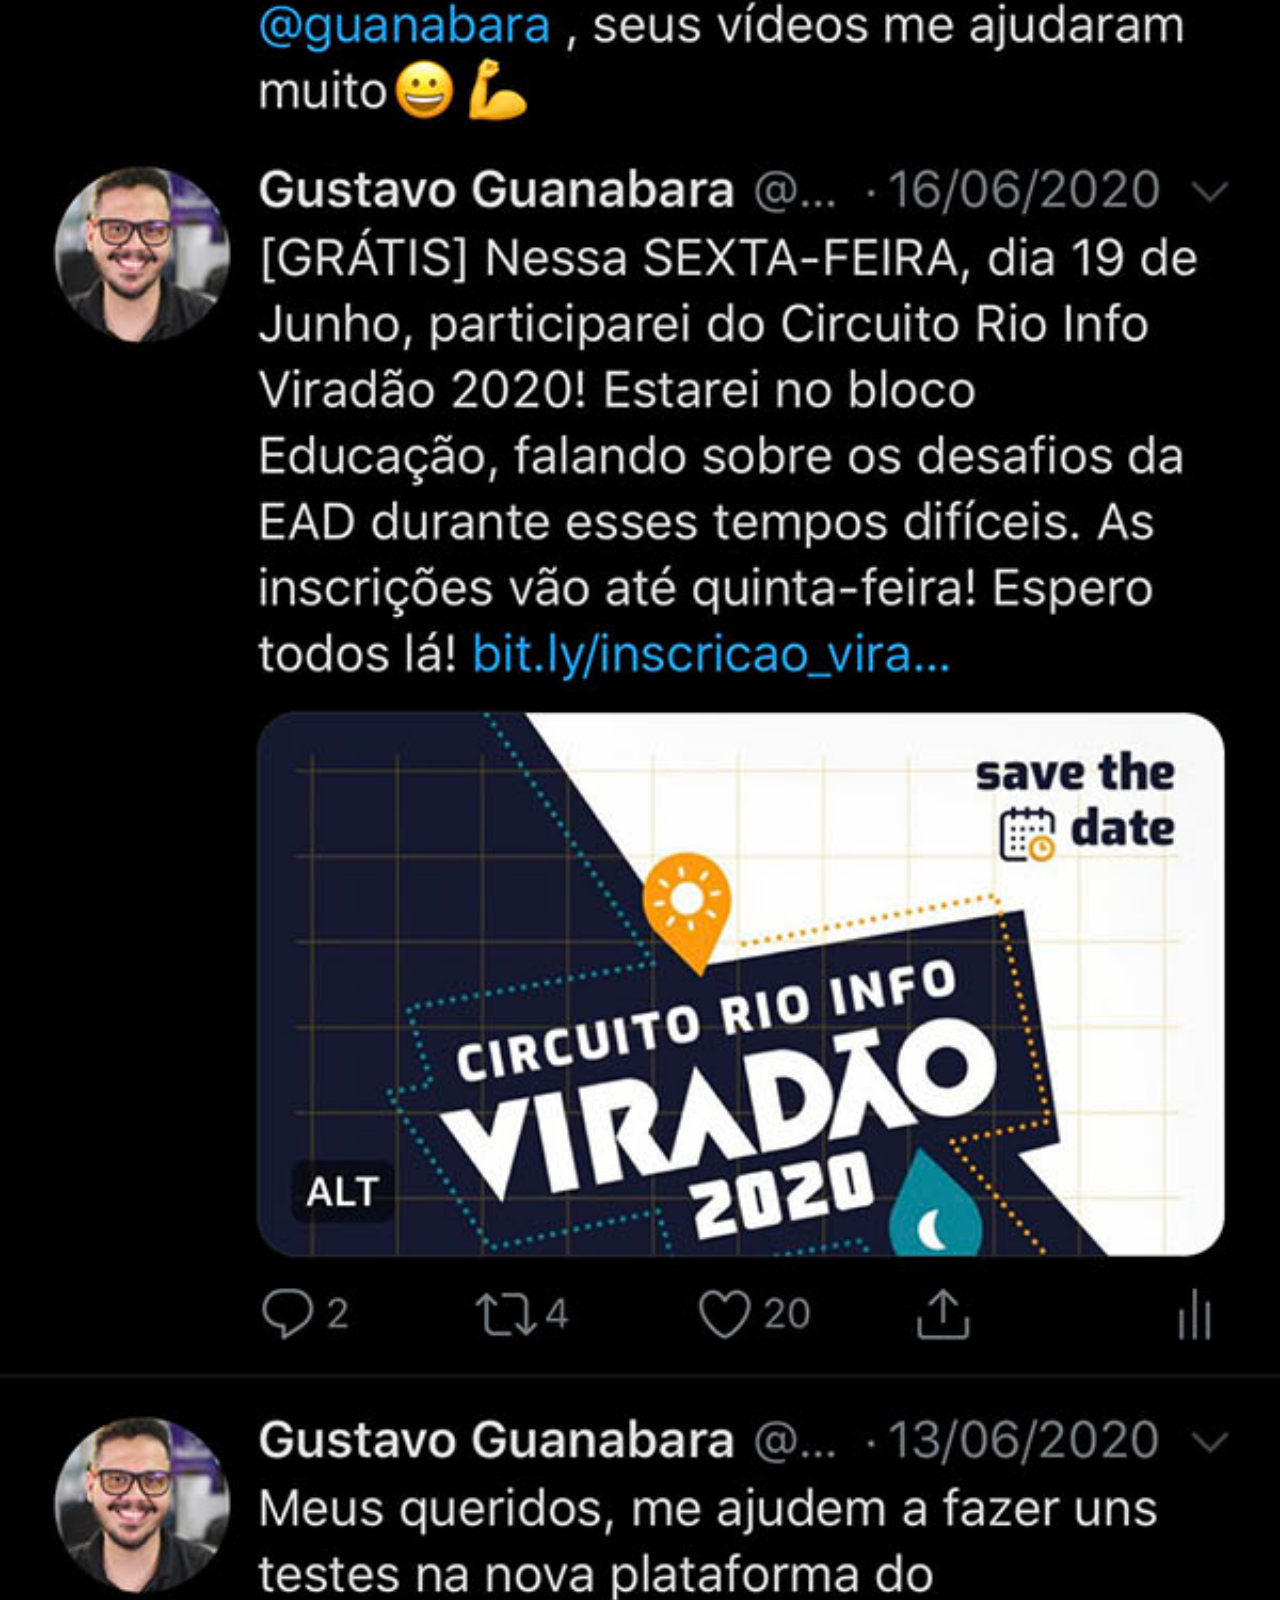
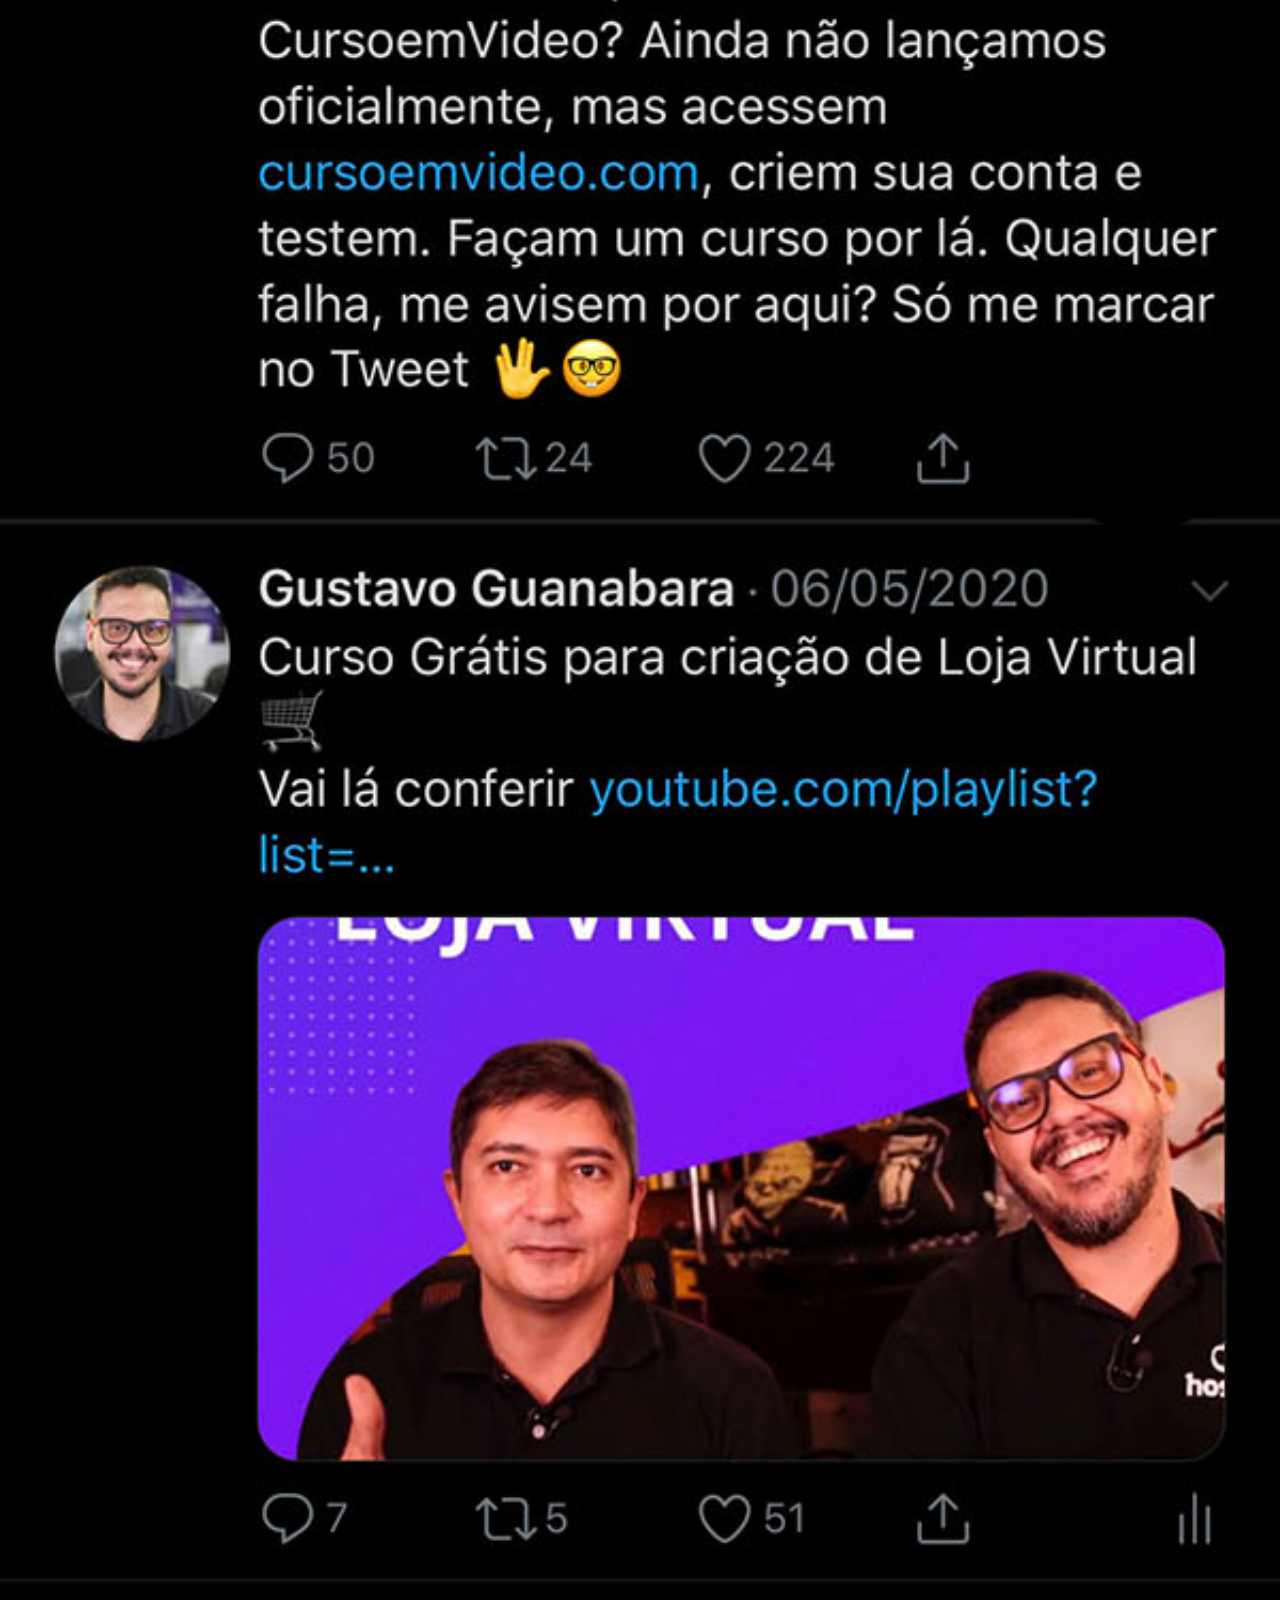
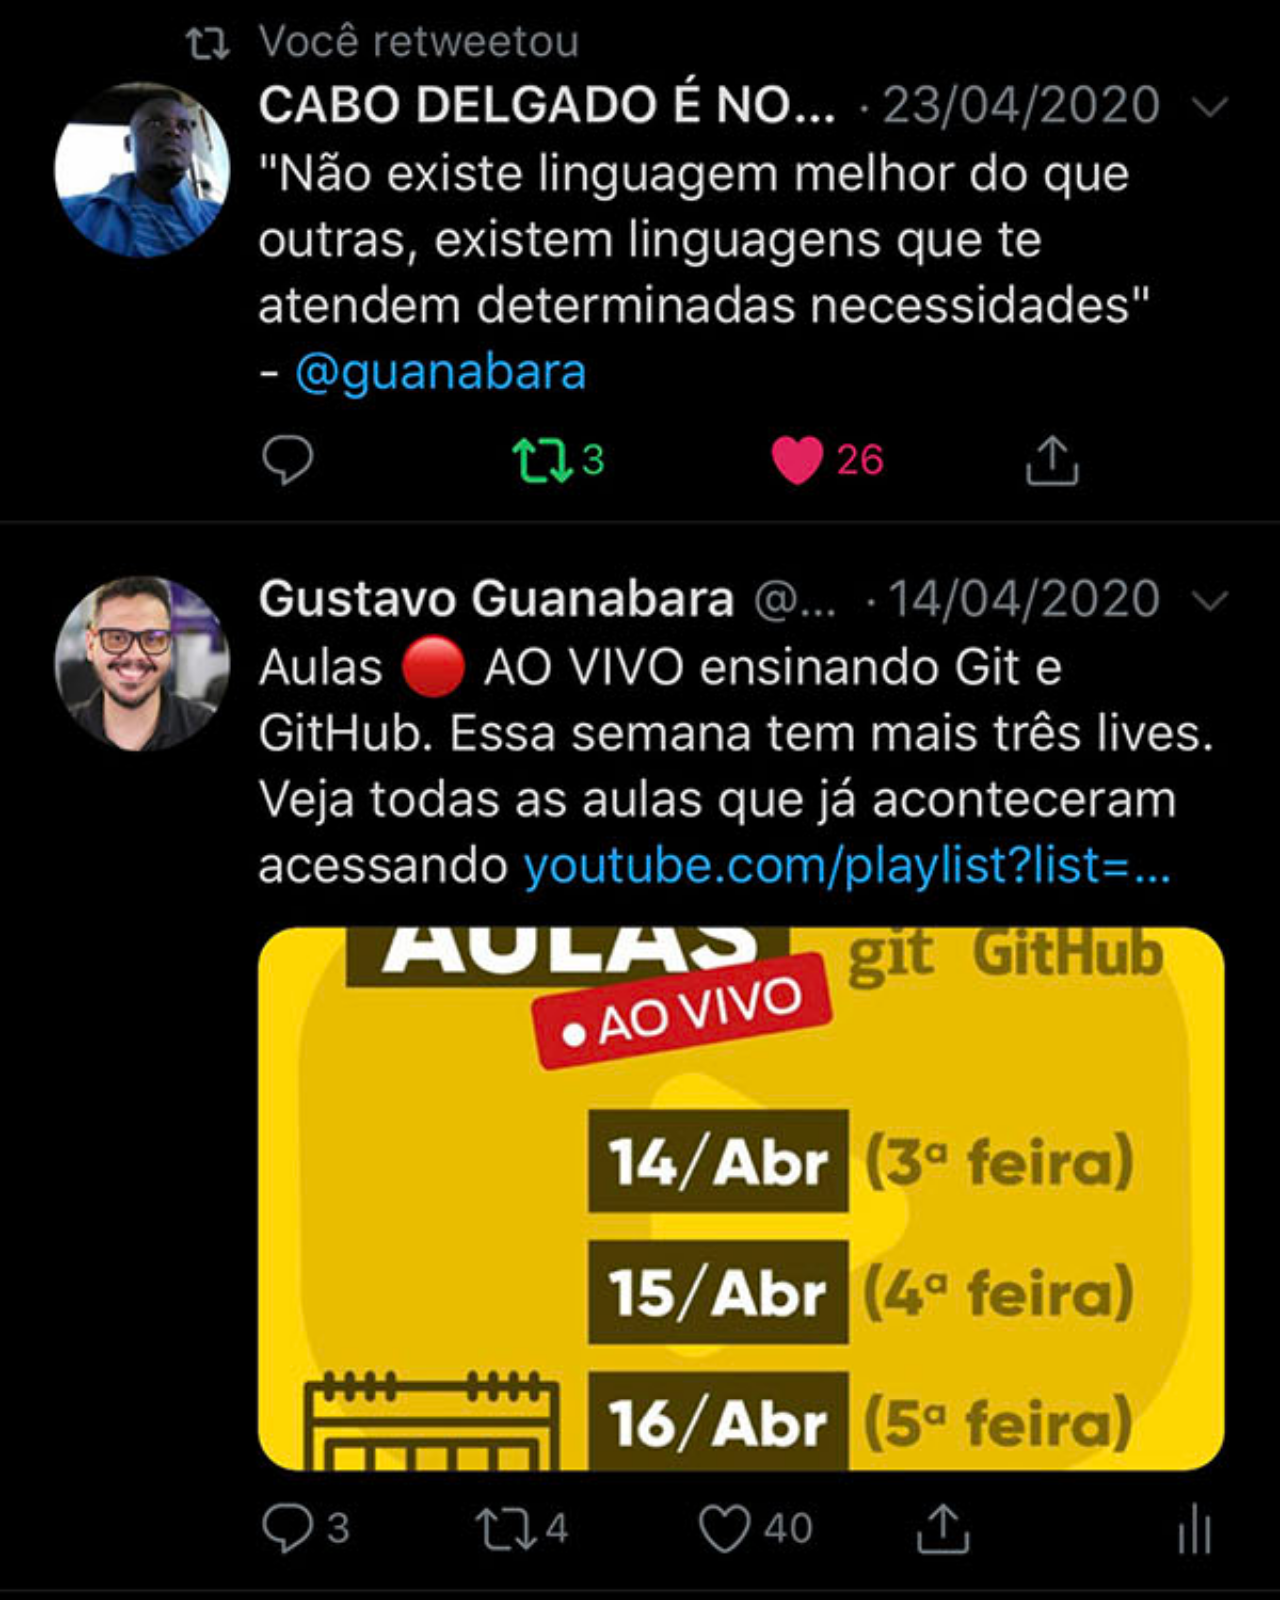
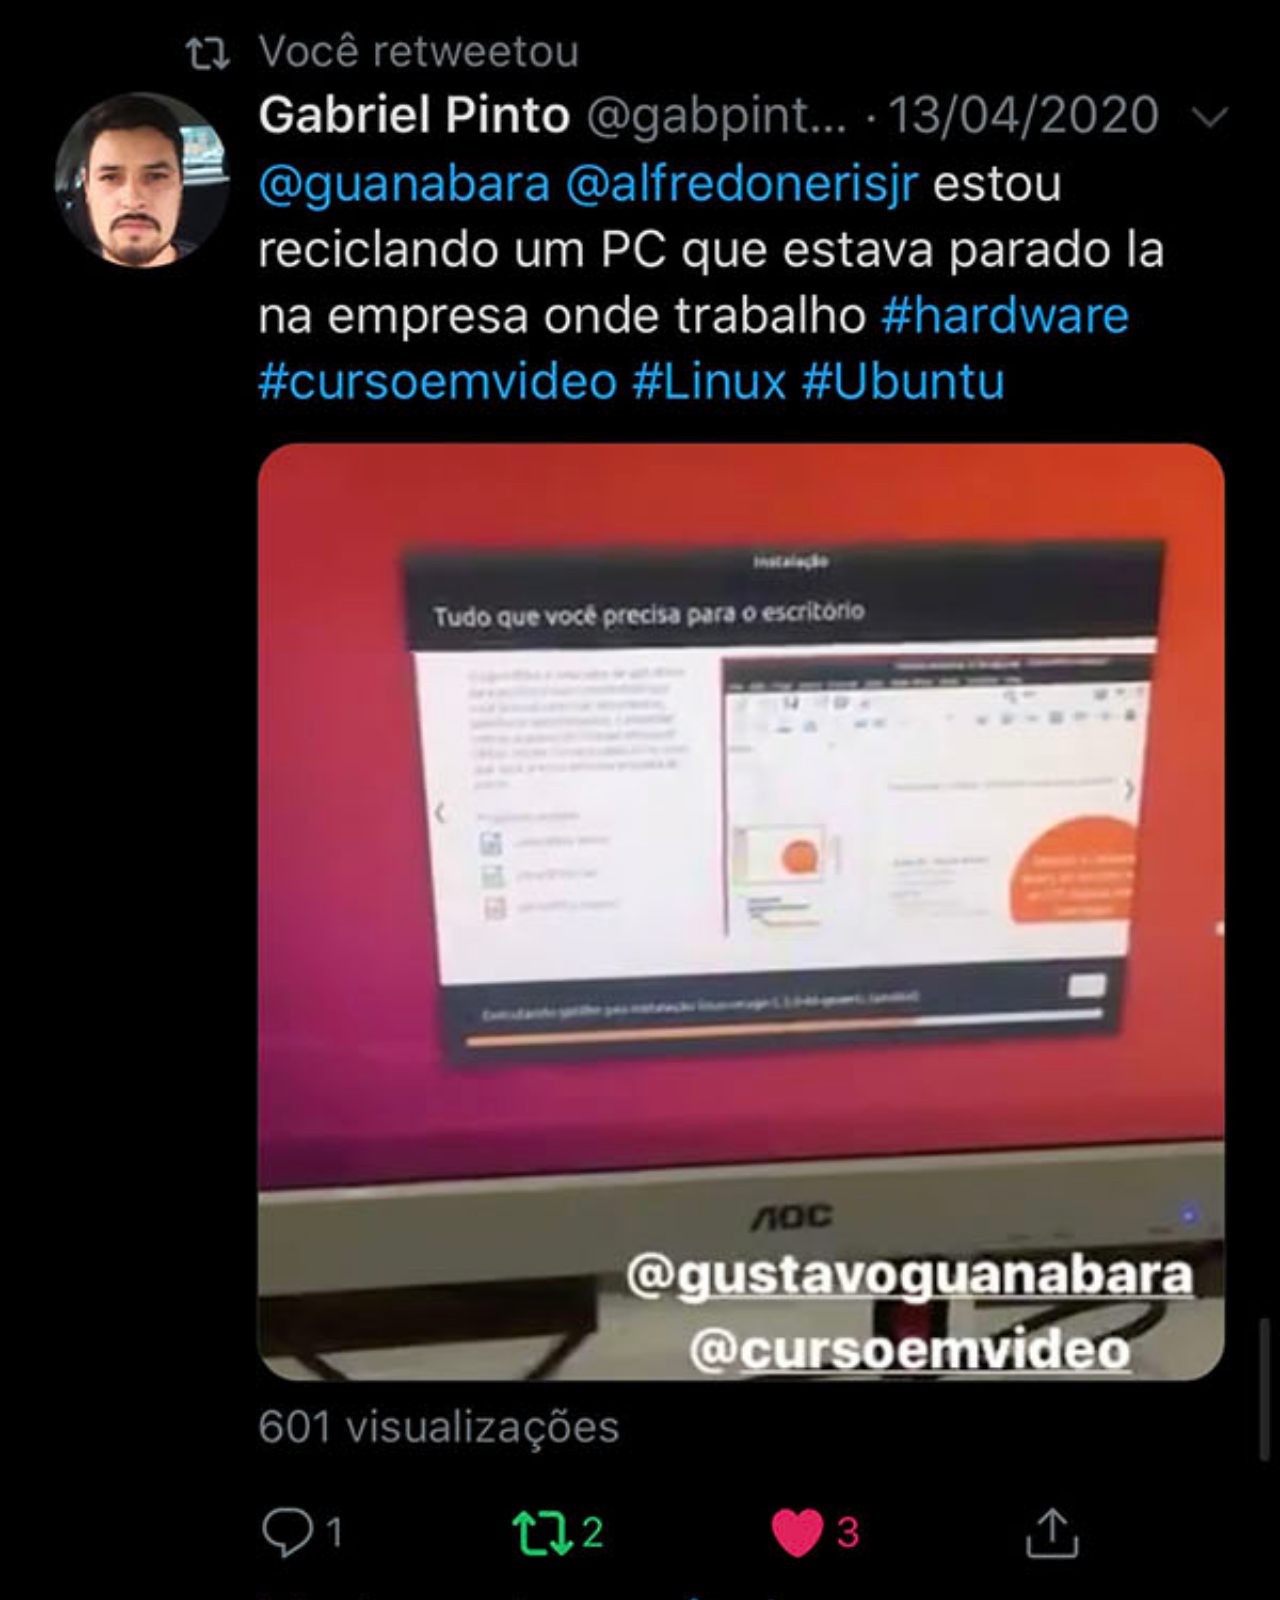
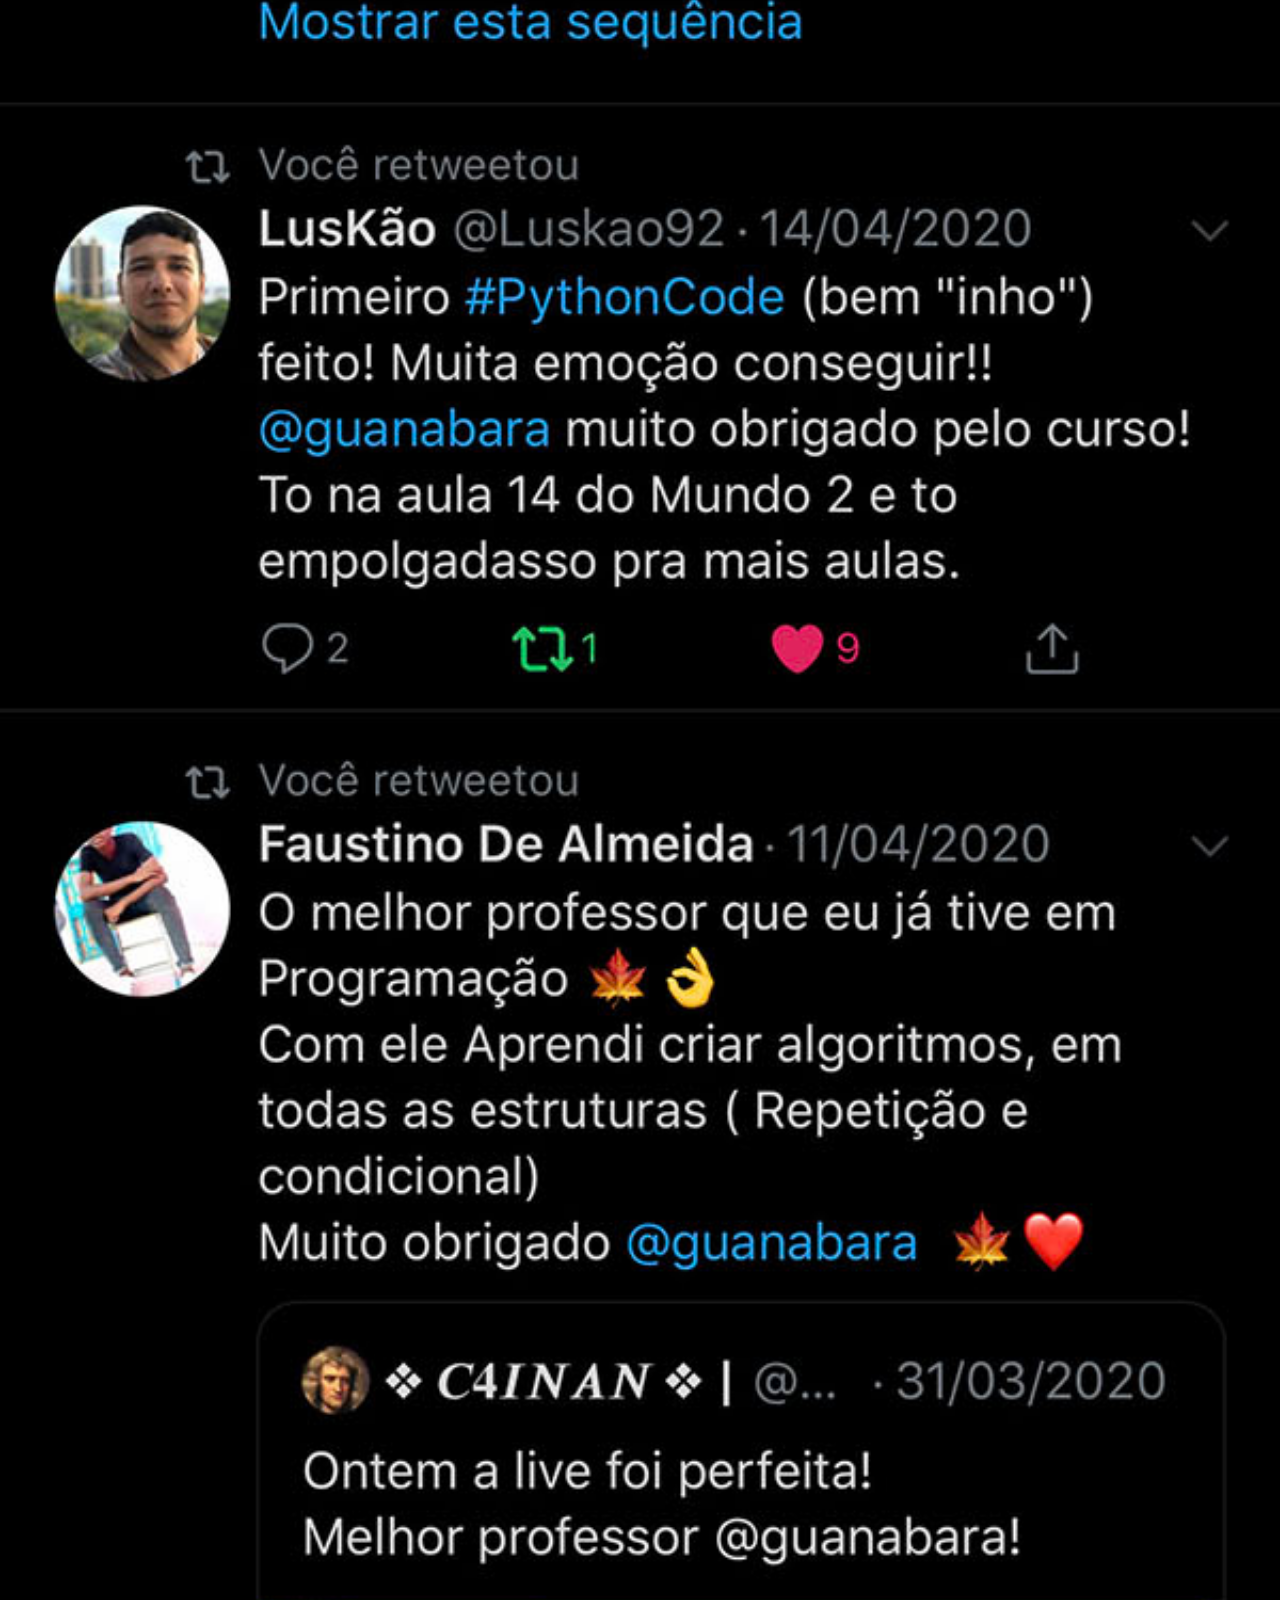
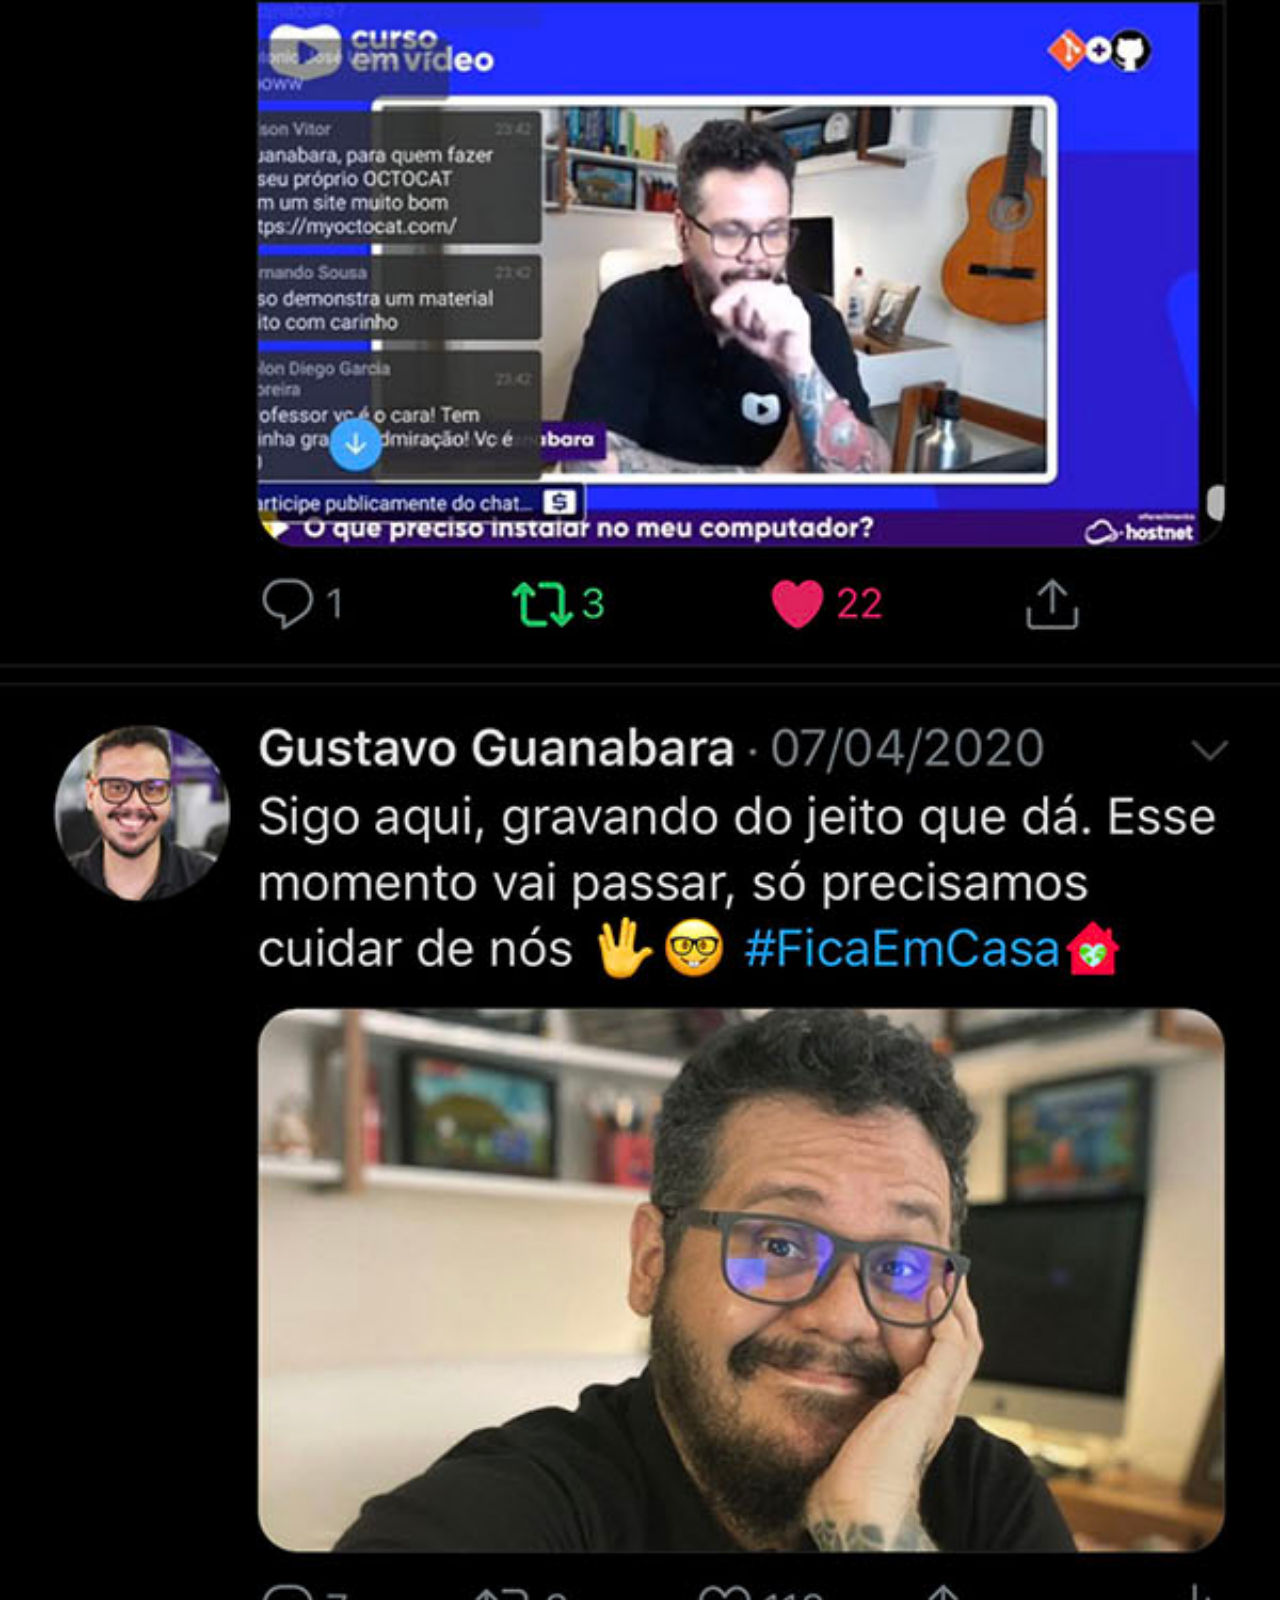
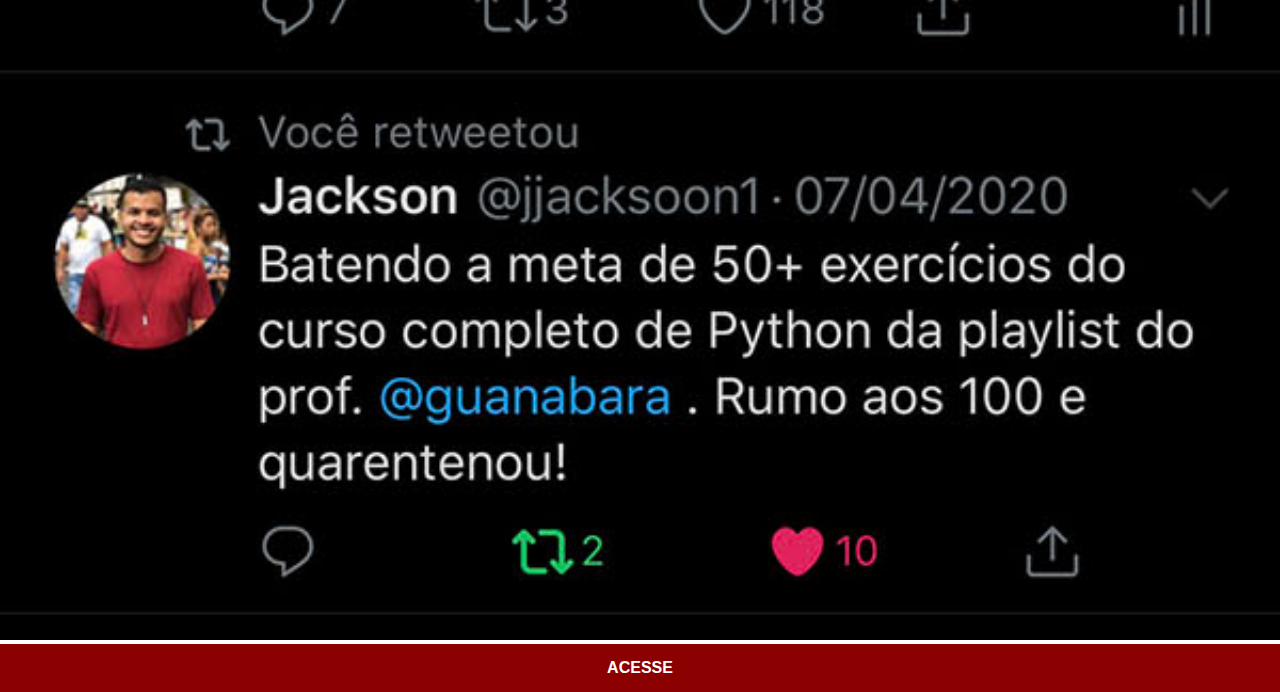
<file: twitter.html>
<!DOCTYPE html>
<html lang="pt-br"
<head>
    <meta charset="UTF-8">
    <meta http-equiv="X-UA-Compatible" content="IE=edge">
    <meta name="viewport" content="width=device-width, initial-scale=1.0">
    <title>Twitter</title>
    <link rel="stylesheet" href="style/social.css">
</head>
<body>
    <img src="imagens/tela-twitter.jpg" alt="Print Twitter">
    <a href="https://twitter.com/guanabara" target="_blank">ACESSE</a>
</body>
</html>
</file>
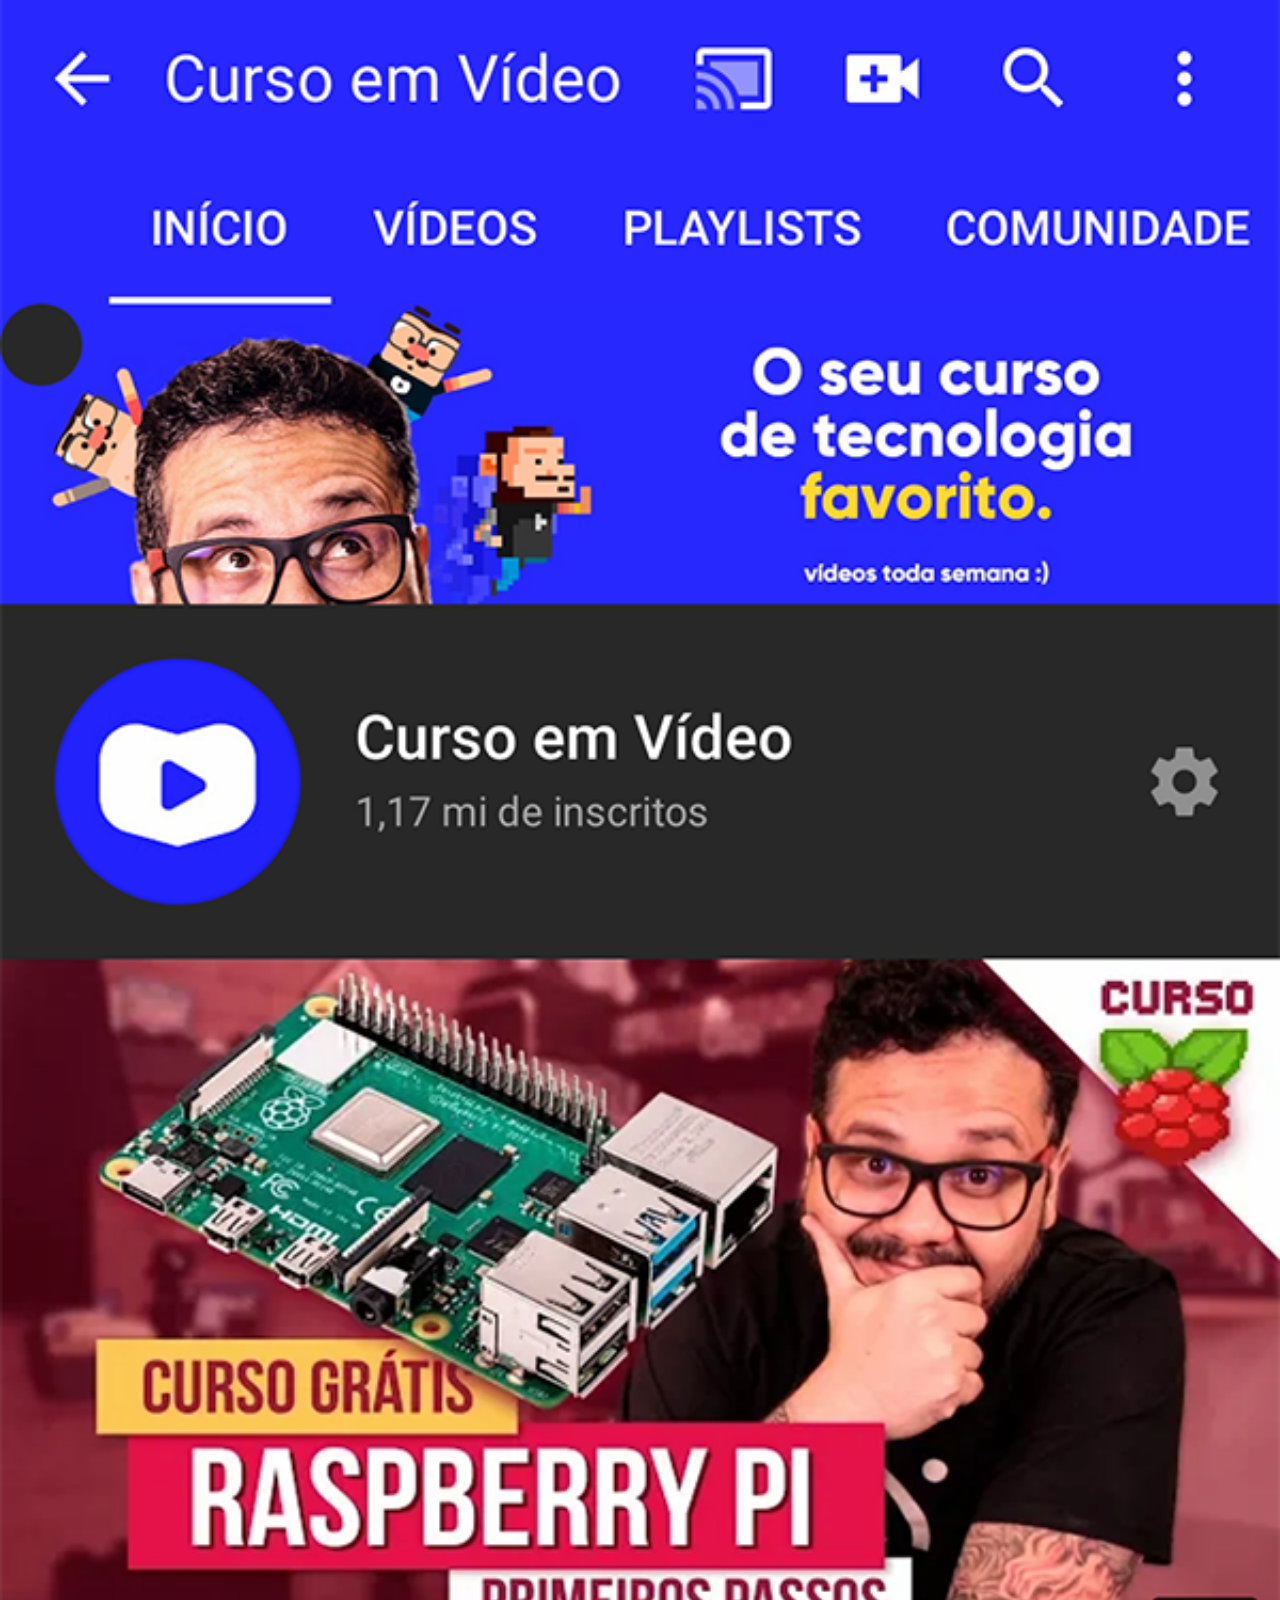
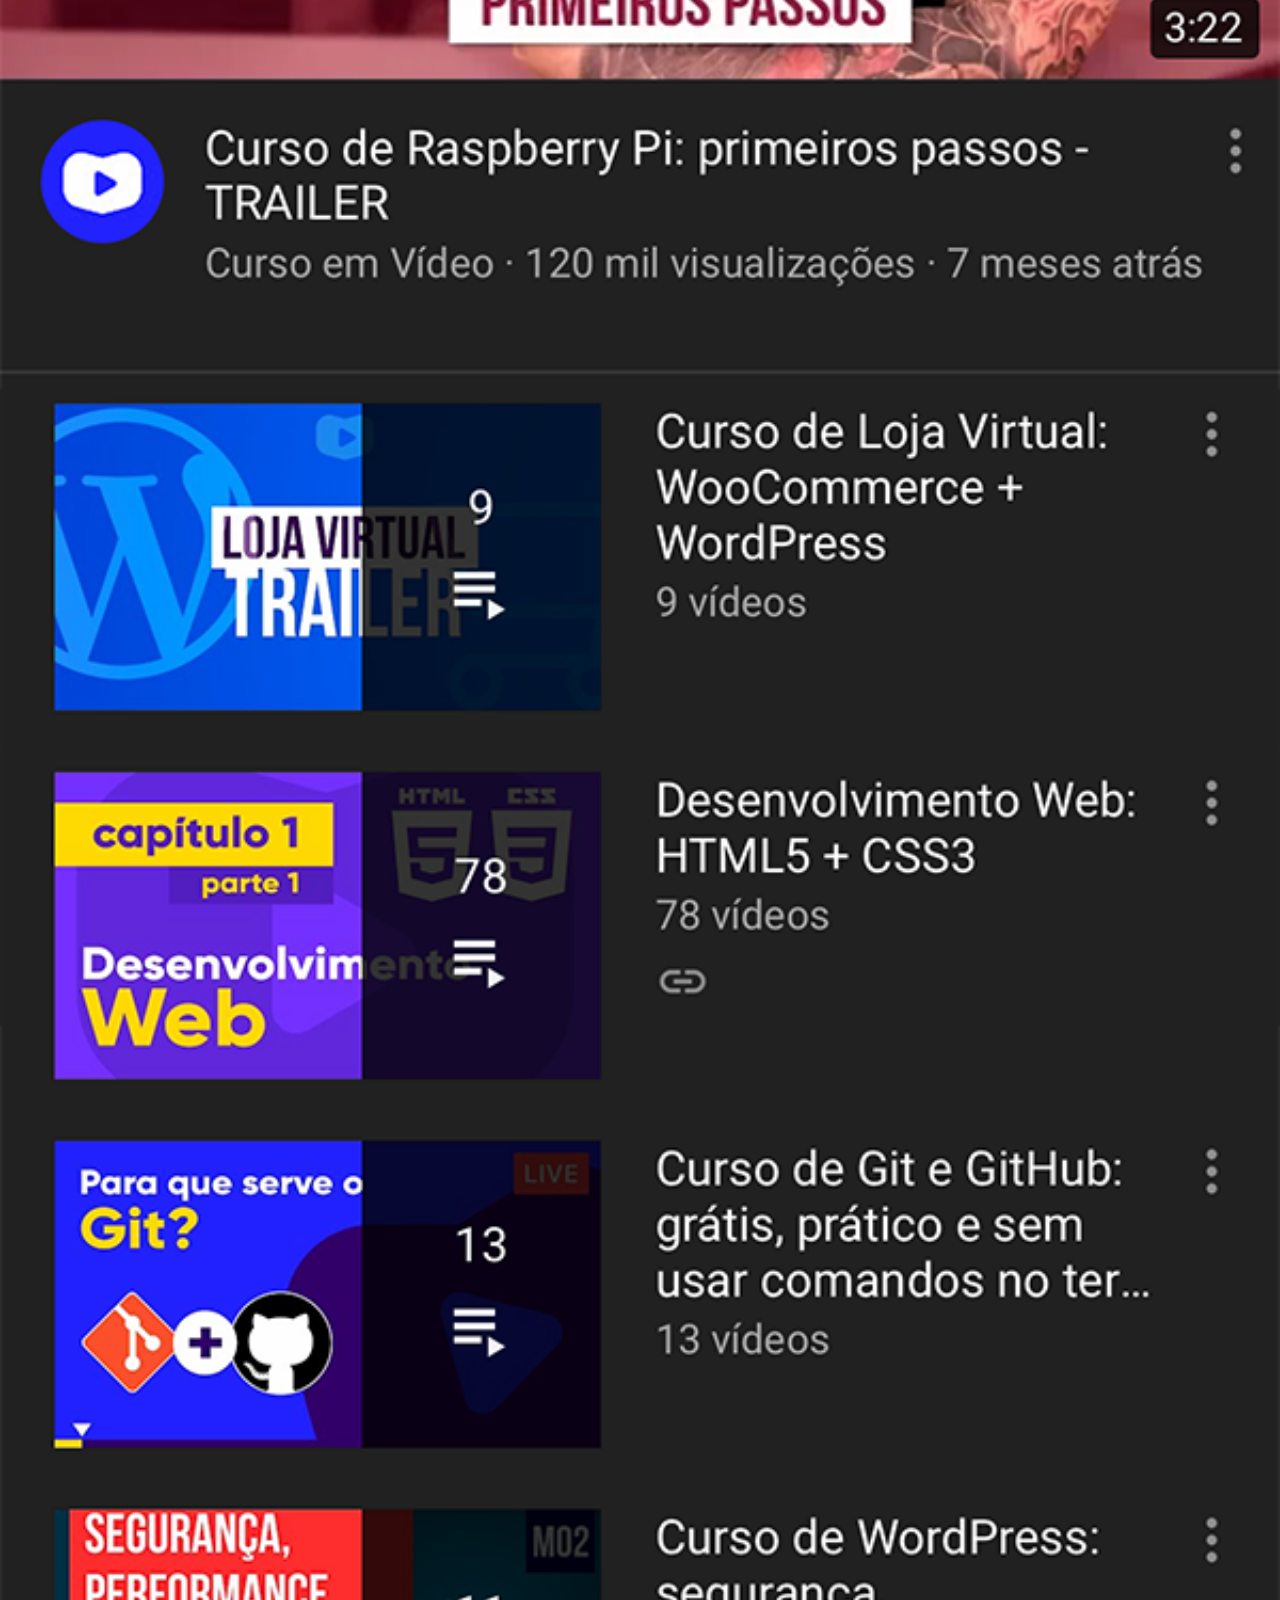
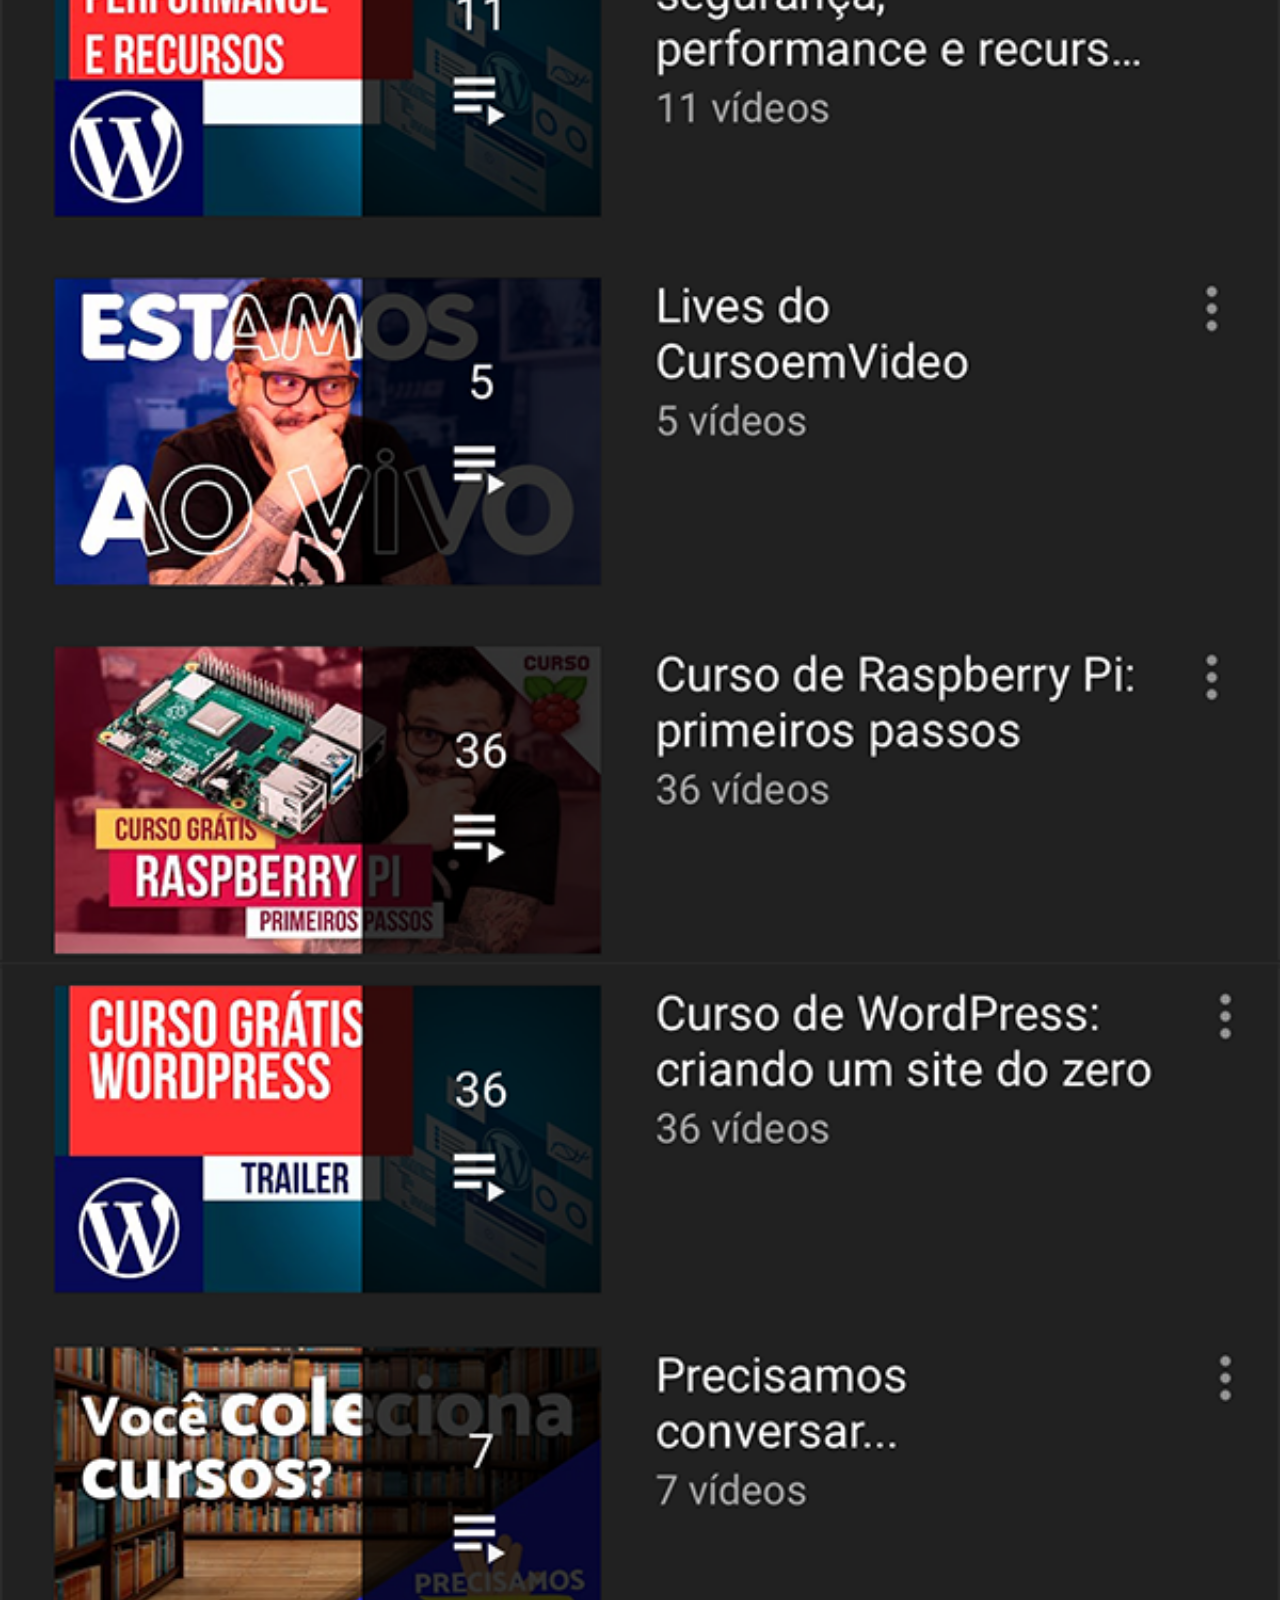
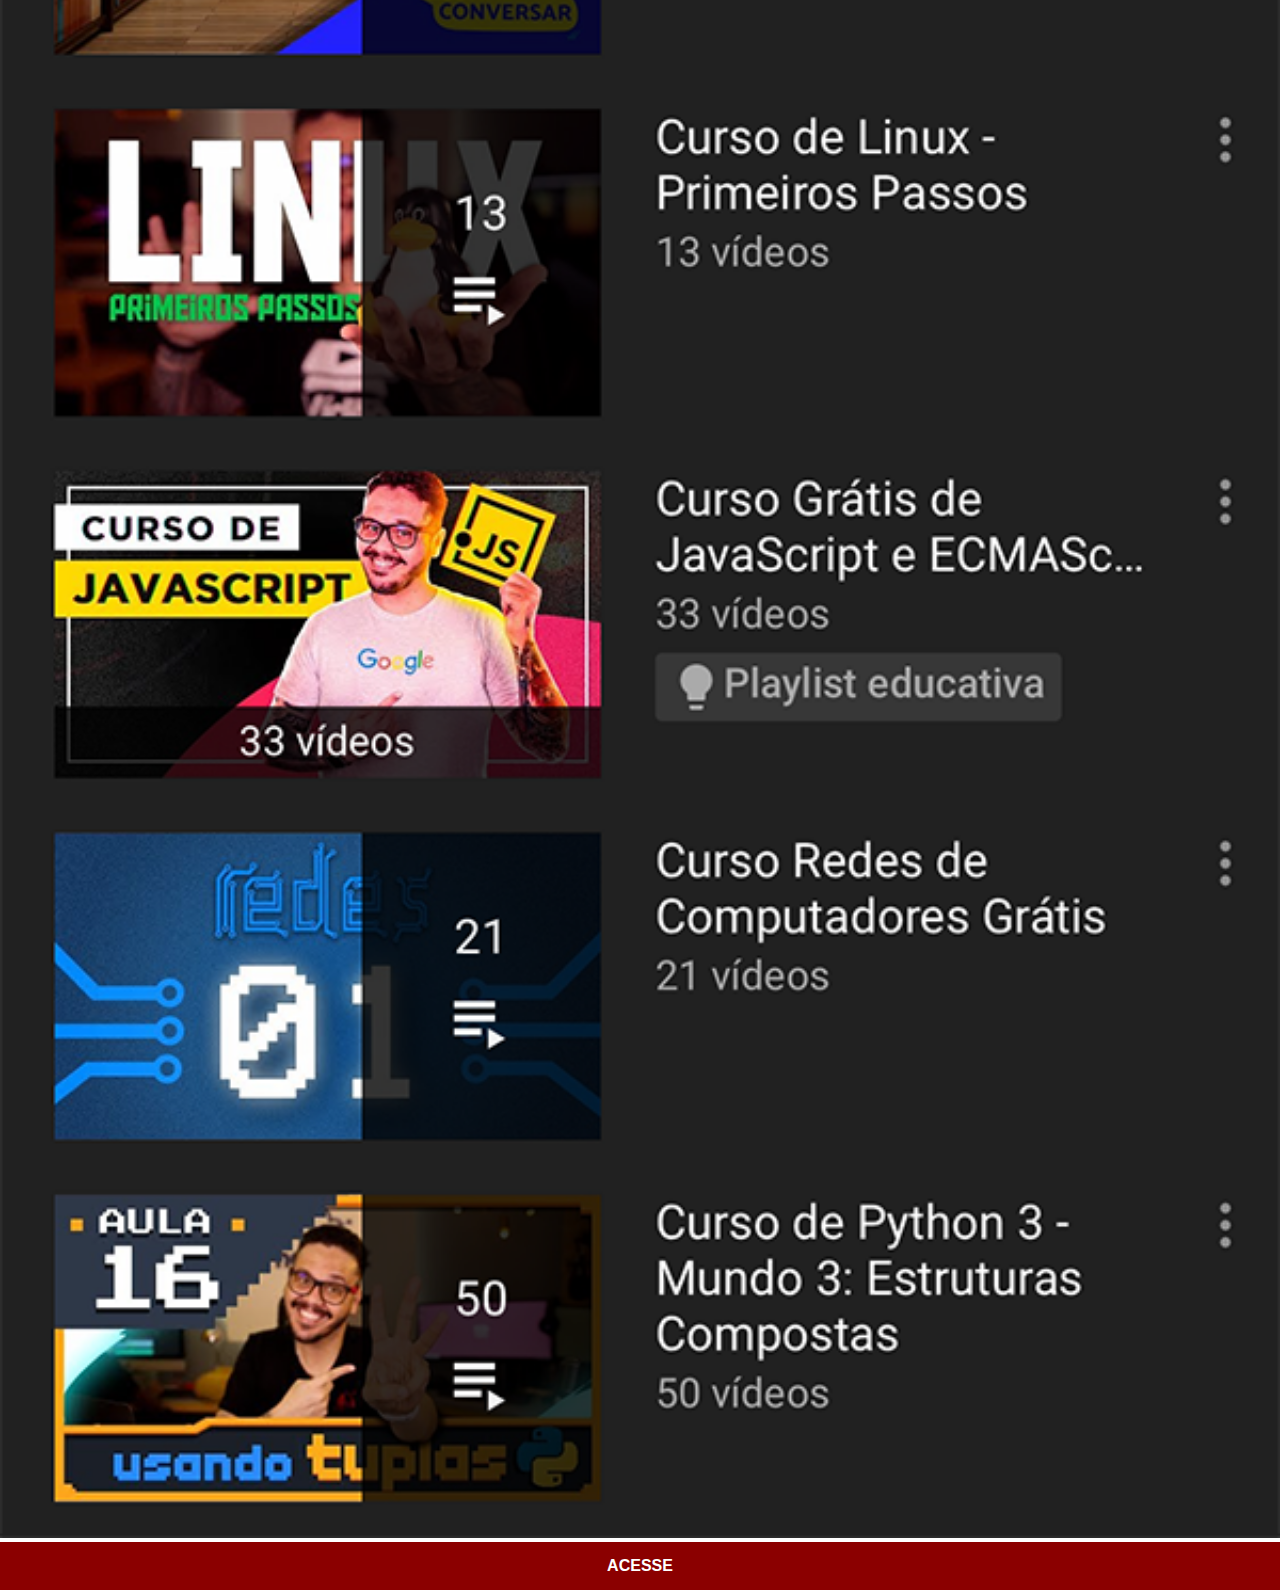
<file: youtube.html>
<!DOCTYPE html>
<html lang="pt-br">
<head>
    <meta charset="UTF-8">
    <meta http-equiv="X-UA-Compatible" content="IE=edge">
    <meta name="viewport" content="width=device-width, initial-scale=1.0">
    <title>Youtube</title>
    <link rel="stylesheet" href="style/social.css">
</head>
<body>
    <img src="imagens/tela-youtube.png" alt="Print do youtube">
    <a href="https://www.youtube.com/c/CursoemV%C3%ADdeo/playlists" target="_blank">ACESSE</a>
</body>
</html>
</file>
<file: style/style.css>
@charset "UTF-8";

* {
    margin: 0px; padding: 0px;
    font-family: Arial, Helvetica, sans-serif;
}

html, body {
    height: 100vh;
    width: 100vw;
    background-color: black;
}

body {
    background-image: url('../imagens/fundo-abstrato-azul.jpg');
    background-repeat: no-repeat;
    background-position: top center;
    background-size: cover;
    background-attachment: fixed;
}

main {
    position: relative;
    height: 100vh;
}

section#telefone {
    position: absolute;
    top: 50%;
    left: 50%;
    transform: translate(-50%, -50%);
    height: 627px;
    width: 311px;
    background-image: url('../imagens/frame-iphone.png');
    background-repeat: no-repeat;
}

#tela {
    position: relative;
    top: 80px;
    left: 22px;
    width: 265px;
    height: 470px;
}

#redes-sociais {
    text-align: right;
}

#redes-sociais img {
    width: 45px;
    margin: 10px;
    border-radius: 10px;
    box-shadow: 2px 2px 5px rgba(0, 0, 0, 0.096);
    box-sizing: border-box;
}

#redes-sociais img:hover {
    border: 2px solid rgba(255, 255, 255, 0.301);
    transition: transform 0.5s, border 0.3s;
    transform: translate(-2px ,-0px);
}
</file>
<file: style/social.css>
@charset "UTF-8";

* {
    padding: 0px; margin: 0px;
    font-family: Arial, Helvetica, sans-serif;
}

::-webkit-scrollbar {
    width: 0px;
    height: 0px;
}

img {
    background-size: cover;
    background-position: top center;
    width: 100vw;
}

a {
    display: block;
    background-color: darkred;
    padding: 15px;
    text-align: center;
    font-weight: bolder;
    color: white;
    text-decoration: none;
}

a:hover {
    background-color: #b41010;
    transition-duration: 1s;
}
</file>
